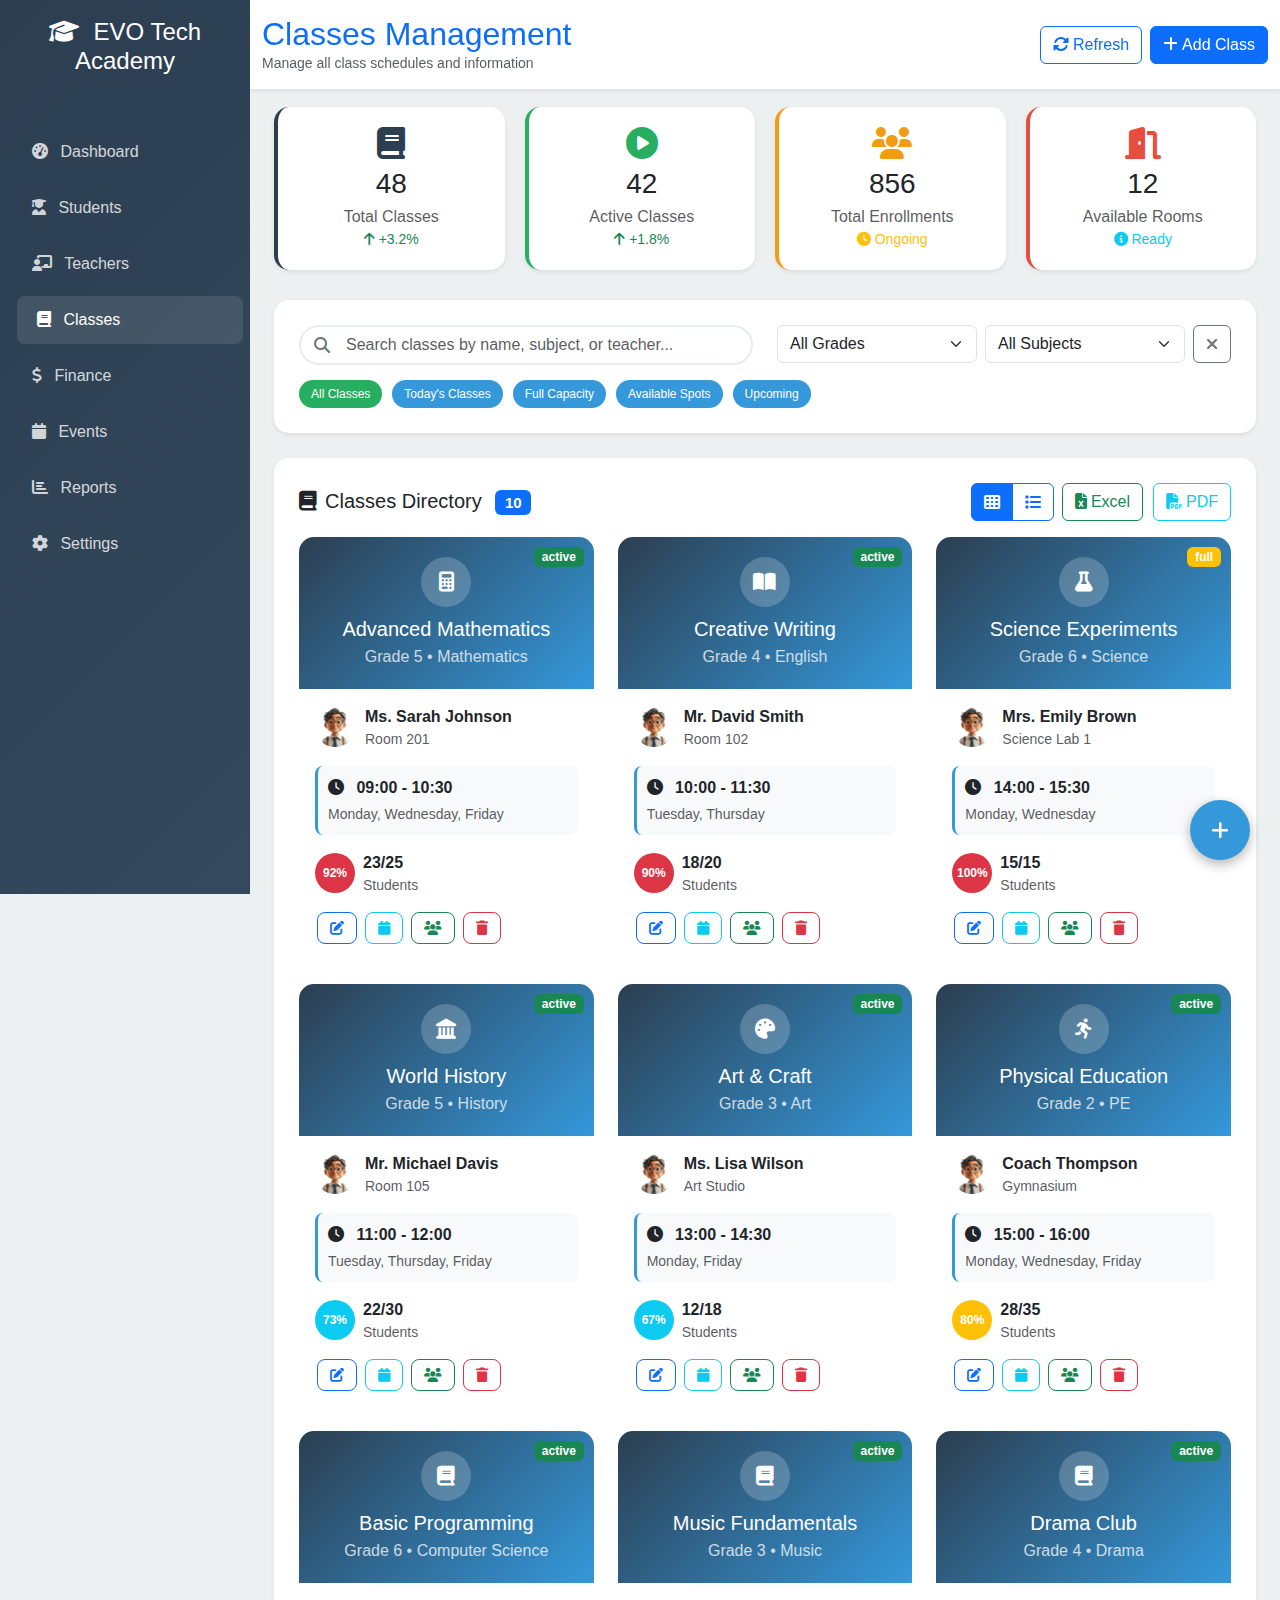
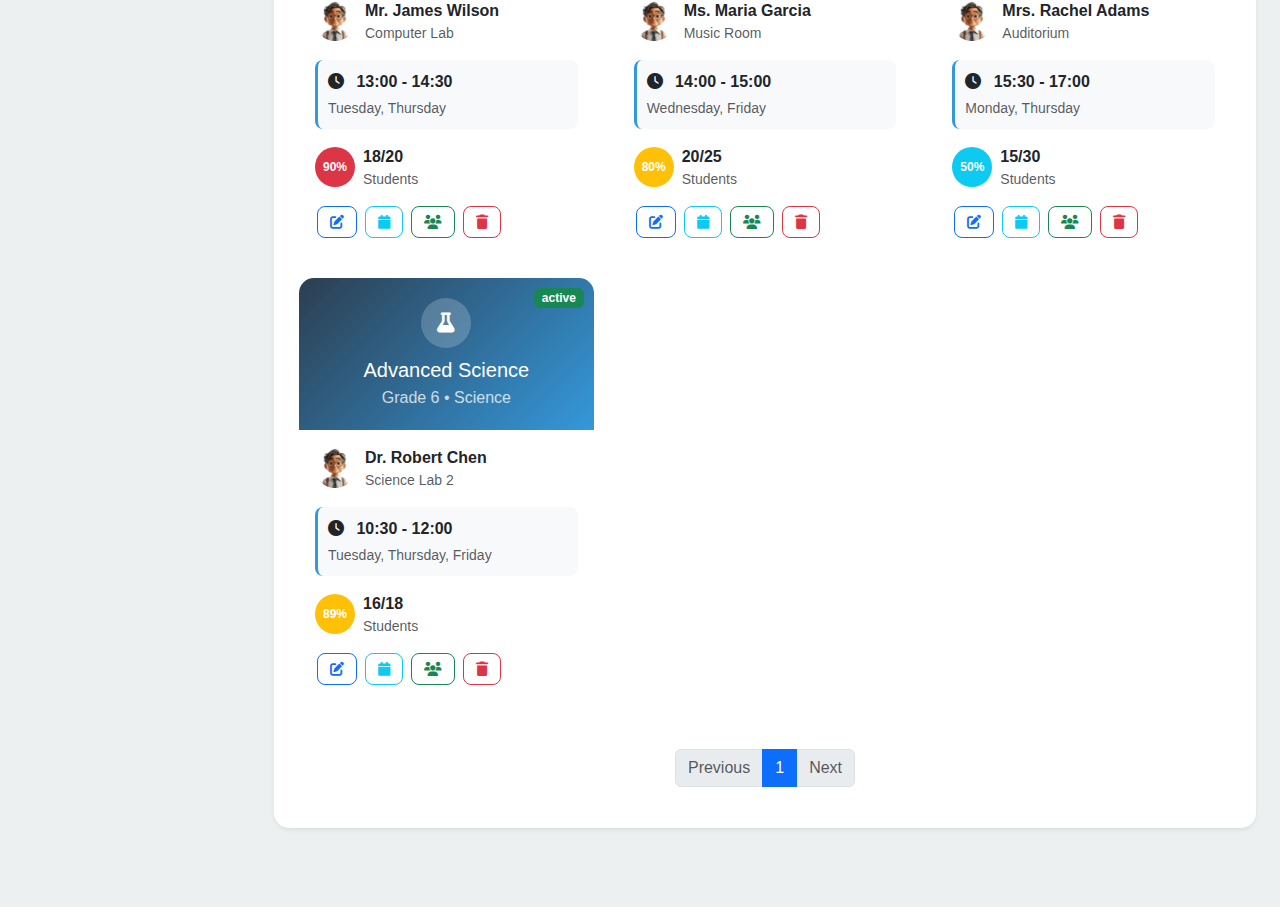
<file: classes.html>
'<!DOCTYPE html>
<html lang="en">

<head>
    <meta charset="UTF-8">
    <meta name="viewport" content="width=device-width, initial-scale=1.0">
    <title>EVO Tech Academy - Classes Management</title>
    <link href="https://cdnjs.cloudflare.com/ajax/libs/bootstrap/5.3.0/css/bootstrap.min.css" rel="stylesheet">
    <link href="https://cdnjs.cloudflare.com/ajax/libs/font-awesome/6.4.0/css/all.min.css" rel="stylesheet">
 <link rel="stylesheet" href="./assets/css/classes.css">
 
</head>

<body>
    <!-- Toggle Button -->
    <button class="toggle-btn d-md-none" id="toggleBtn">
        <i class="fas fa-bars"></i>
    </button>

    <!-- Sidebar -->
    <nav class="sidebar" id="sidebar">
        <div class="p-4">
            <h4 class="text-center mb-4">
                <i class="fas fa-graduation-cap me-2"></i>
                EVO Tech Academy
            </h4>
        </div>
        <ul class="nav flex-column">
            <li class="nav-item">
                <a class="nav-link" href="./index.html">
                    <i class="fas fa-tachometer-alt me-2"></i> Dashboard
                </a>
            </li>
            <li class="nav-item">
                <a class="nav-link" href="./student.html">
                    <i class="fas fa-user-graduate me-2"></i> Students
                </a>
            </li>
            <li class="nav-item">
                <a class="nav-link" href="./teacher.html">
                    <i class="fas fa-chalkboard-teacher me-2"></i> Teachers
                </a>
            </li>
            <li class="nav-item">
                <a class="nav-link active" href="./classes.html">
                    <i class="fas fa-book me-2"></i> Classes
                </a>
            </li>
            <li class="nav-item">
                <a class="nav-link" href="./finance.html">
                    <i class="fas fa-dollar-sign me-2"></i> Finance
                </a>
            </li>
            <li class="nav-item">
                <a class="nav-link" href="./event.html">
                    <i class="fas fa-calendar me-2"></i> Events
                </a>
            </li>
            <li class="nav-item">
                <a class="nav-link" href="./report.html">
                    <i class="fas fa-chart-bar me-2"></i> Reports
                </a>
            </li>
            <li class="nav-item">
                <a class="nav-link" href="./setting.html">
                    <i class="fas fa-cog me-2"></i> Settings
                </a>
            </li>
        </ul>
    </nav>

    <!-- Main Content -->
    <div class="main-content" id="mainContent">
        <!-- Top Navigation -->
        <nav class="top-navbar">
            <div class="container-fluid">
                <div class="row align-items-center">
                    <div class="col-md-6">
                        <h2 class="mb-0 text-primary">Classes Management</h2>
                        <small class="text-muted">Manage all class schedules and information</small>
                    </div>
                    <div class="col-md-6 text-end">
                        <div class="d-flex align-items-center justify-content-end">
                            <button class="btn btn-outline-primary me-2" onclick="refreshData()">
                                <i class="fas fa-sync-alt me-1"></i>Refresh
                            </button>
                            <button class="btn btn-primary" data-bs-toggle="modal" data-bs-target="#addClassModal">
                                <i class="fas fa-plus me-1"></i>Add Class
                            </button>
                        </div>
                    </div>
                </div>
            </div>
        </nav>

        <!-- Dashboard Content -->
        <div class="container-fluid p-4">
            <!-- Statistics Overview -->
            <div class="stats-grid">
                <div class="stat-box primary">
                    <i class="fas fa-book fa-2x mb-2" style="color: var(--primary-color);"></i>
                    <h3 class="mb-1">48</h3>
                    <p class="text-muted mb-0">Total Classes</p>
                    <small class="text-success"><i class="fas fa-arrow-up"></i> +3.2%</small>
                </div>
                <div class="stat-box success">
                    <i class="fas fa-play-circle fa-2x mb-2" style="color: var(--success-color);"></i>
                    <h3 class="mb-1">42</h3>
                    <p class="text-muted mb-0">Active Classes</p>
                    <small class="text-success"><i class="fas fa-arrow-up"></i> +1.8%</small>
                </div>
                <div class="stat-box warning">
                    <i class="fas fa-users fa-2x mb-2" style="color: var(--warning-color);"></i>
                    <h3 class="mb-1">856</h3>
                    <p class="text-muted mb-0">Total Enrollments</p>
                    <small class="text-warning"><i class="fas fa-clock"></i> Ongoing</small>
                </div>
                <div class="stat-box danger">
                    <i class="fas fa-door-open fa-2x mb-2" style="color: var(--danger-color);"></i>
                    <h3 class="mb-1">12</h3>
                    <p class="text-muted mb-0">Available Rooms</p>
                    <small class="text-info"><i class="fas fa-info-circle"></i> Ready</small>
                </div>
            </div>

            <!-- Search and Filters -->
            <div class="content-card">
                <div class="row">
                    <div class="col-md-6">
                        <div class="search-container">
                            <i class="fas fa-search search-icon"></i>
                            <input type="text" class="form-control" id="searchClass"
                                placeholder="Search classes by name, subject, or teacher...">
                        </div>
                    </div>
                    <div class="col-md-6">
                        <div class="d-flex gap-2">
                            <select class="form-select" id="gradeFilter">
                                <option value="">All Grades</option>
                                <option value="1">Grade 1</option>
                                <option value="2">Grade 2</option>
                                <option value="3">Grade 3</option>
                                <option value="4">Grade 4</option>
                                <option value="5">Grade 5</option>
                                <option value="6">Grade 6</option>
                            </select>
                            <select class="form-select" id="subjectFilter">
                                <option value="">All Subjects</option>
                                <option value="math">Mathematics</option>
                                <option value="english">English</option>
                                <option value="science">Science</option>
                                <option value="history">History</option>
                                <option value="art">Art</option>
                                <option value="pe">Physical Education</option>
                            </select>
                            <button class="btn btn-outline-secondary" onclick="clearFilters()">
                                <i class="fas fa-times"></i>
                            </button>
                        </div>
                    </div>
                </div>
                <div class="filter-chips">
                    <span class="chip active" data-filter="all">All Classes</span>
                    <span class="chip" data-filter="today">Today's Classes</span>
                    <span class="chip" data-filter="full">Full Capacity</span>
                    <span class="chip" data-filter="available">Available Spots</span>
                    <span class="chip" data-filter="upcoming">Upcoming</span>
                </div>
            </div>

            <!-- Classes List/Grid Toggle -->
            <div class="content-card">
                <div class="d-flex justify-content-between align-items-center mb-3">
                    <h5 class="mb-0">
                        <i class="fas fa-book me-2"></i>Classes Directory
                        <span class="badge bg-primary ms-2" id="classCount">48</span>
                    </h5>
                    <div class="d-flex gap-2">
                        <div class="btn-group" role="group">
                            <button class="btn btn-outline-primary active" id="gridView" onclick="toggleView('grid')">
                                <i class="fas fa-th"></i>
                            </button>
                            <button class="btn btn-outline-primary" id="listView" onclick="toggleView('list')">
                                <i class="fas fa-list"></i>
                            </button>
                        </div>
                        <div class="export-buttons">
                            <button class="btn btn-outline-success" onclick="exportData('excel')">
                                <i class="fas fa-file-excel me-1"></i>Excel
                            </button>
                            <button class="btn btn-outline-info" onclick="exportData('pdf')">
                                <i class="fas fa-file-pdf me-1"></i>PDF
                            </button>
                        </div>
                    </div>
                </div>

                <!-- Grid View -->
                <div id="gridViewContainer">
                    <div class="row" id="classesGrid">
                        <!-- Classes will be populated by JavaScript -->
                    </div>
                </div>

                <!-- List View (Table) -->
                <div id="listViewContainer" style="display: none;">
                    <div class="table-container">
                        <table class="table table-hover mb-0">
                            <thead>
                                <tr>
                                    <th>Class</th>
                                    <th>Teacher</th>
                                    <th>Grade</th>
                                    <th>Schedule</th>
                                    <th>Room</th>
                                    <th>Capacity</th>
                                    <th>Status</th>
                                    <th>Actions</th>
                                </tr>
                            </thead>
                            <tbody id="classesTable">
                                <!-- Table rows will be populated by JavaScript -->
                            </tbody>
                        </table>
                    </div>
                </div>

                <!-- Pagination -->
                <nav class="mt-4">
                    <ul class="pagination justify-content-center" id="pagination">
                        <!-- Pagination will be generated by JavaScript -->
                    </ul>
                </nav>
            </div>
        </div>
    </div>

    <!-- Add Class Modal -->
    <div class="modal fade" id="addClassModal" tabindex="-1">
        <div class="modal-dialog modal-lg">
            <div class="modal-content">
                <div class="modal-header">
                    <h5 class="modal-title">
                        <i class="fas fa-plus me-2"></i>Add New Class
                    </h5>
                    <button type="button" class="btn-close btn-close-white" data-bs-dismiss="modal"></button>
                </div>
                <div class="modal-body">
                    <form id="addClassForm">
                        <div class="row">
                            <div class="col-md-6">
                                <div class="form-floating mb-3">
                                    <input type="text" class="form-control" id="className" required>
                                    <label for="className">Class Name</label>
                                </div>
                            </div>
                            <div class="col-md-6">
                                <div class="form-floating mb-3">
                                    <select class="form-select" id="subject" required>
                                        <option value="">Select Subject</option>
                                        <option value="math">Mathematics</option>
                                        <option value="english">English</option>
                                        <option value="science">Science</option>
                                        <option value="history">History</option>
                                        <option value="art">Art</option>
                                        <option value="pe">Physical Education</option>
                                    </select>
                                    <label for="subject">Subject</label>
                                </div>
                            </div>
                        </div>
                        <div class="row">
                            <div class="col-md-4">
                                <div class="form-floating mb-3">
                                    <select class="form-select" id="grade" required>
                                        <option value="">Select Grade</option>
                                        <option value="1">Grade 1</option>
                                        <option value="2">Grade 2</option>
                                        <option value="3">Grade 3</option>
                                        <option value="4">Grade 4</option>
                                        <option value="5">Grade 5</option>
                                        <option value="6">Grade 6</option>
                                    </select>
                                    <label for="grade">Grade</label>
                                </div>
                            </div>
                            <div class="col-md-4">
                                <div class="form-floating mb-3">
                                    <select class="form-select" id="teacher" required>
                                        <option value="">Select Teacher</option>
                                        <option value="1">Ms. Sarah Johnson</option>
                                        <option value="2">Mr. David Smith</option>
                                        <option value="3">Mrs. Emily Brown</option>
                                        <option value="4">Mr. Michael Davis</option>
                                        <option value="5">Ms. Lisa Wilson</option>
                                    </select>
                                    <label for="teacher">Teacher</label>
                                </div>
                            </div>
                            <div class="col-md-4">
                                <div class="form-floating mb-3">
                                    <select class="form-select" id="room" required>
                                        <option value="">Select Room</option>
                                        <option value="101">Room 101</option>
                                        <option value="102">Room 102</option>
                                        <option value="201">Room 201</option>
                                        <option value="202">Room 202</option>
                                        <option value="lab1">Science Lab 1</option>
                                        <option value="gym">Gymnasium</option>
                                    </select>
                                    <label for="room">Room</label>
                                </div>
                            </div>
                        </div>
                        <div class="row">
                            <div class="col-md-6">
                                <div class="form-floating mb-3">
                                    <input type="number" class="form-control" id="capacity" min="1" max="50" required>
                                    <label for="capacity">Maximum Capacity</label>
                                </div>
                            </div>
                            <div class="col-md-6">
                                <div class="form-floating mb-3">
                                    <input type="number" class="form-control" id="duration" min="30" max="180" value="60" required>
                                    <label for="duration">Duration (minutes)</label>
                                </div>
                            </div>
                        </div>
                        <hr>
                        <h6 class="mb-3"><i class="fas fa-clock me-2"></i>Schedule</h6>
                        <div class="row">
                            <div class="col-md-6">
                                <div class="form-floating mb-3">
                                    <input type="time" class="form-control" id="startTime" required>
                                    <label for="startTime">Start Time</label>
                                </div>
                            </div>
                            <div class="col-md-6">
                                <div class="form-floating mb-3">
                                    <input type="time" class="form-control" id="endTime" required>
                                    <label for="endTime">End Time</label>
                                </div>
                            </div>
                        </div>
                        <div class="mb-3">
                            <label class="form-label">Days of Week</label>
                            <div class="schedule-grid">
                                <div class="schedule-day" data-day="monday">
                                    <input type="checkbox" class="form-check-input" id="monday" name="days" value="monday">
                                    <label for="monday" class="form-check-label d-block mt-2">Monday</label>
                                </div>
                                <div class="schedule-day" data-day="tuesday">
                                    <input type="checkbox" class="form-check-input" id="tuesday" name="days" value="tuesday">
                                    <label for="tuesday" class="form-check-label d-block mt-2">Tuesday</label>
                                </div>
                                <div class="schedule-day" data-day="wednesday">
                                    <input type="checkbox" class="form-check-input" id="wednesday" name="days" value="wednesday">
                                    <label for="wednesday" class="form-check-label d-block mt-2">Wednesday</label>
                                </div>
                                <div class="schedule-day" data-day="thursday">
                                    <input type="checkbox" class="form-check-input" id="thursday" name="days" value="thursday">
                                    <label for="thursday" class="form-check-label d-block mt-2">Thursday</label>
                                </div>
                                <div class="schedule-day" data-day="friday">
                                    <input type="checkbox" class="form-check-input" id="friday" name="days" value="friday">
                                    <label for="friday" class="form-check-label d-block mt-2">Friday</label>
                                </div>
                            </div>
                        </div>
                        <div class="form-floating mb-3">
                            <textarea class="form-control" id="description" style="height: 100px"></textarea>
                            <label for="description">Description</label>
                        </div>
                    </form>
                </div>
                <div class="modal-footer">
                    <button type="button" class="btn btn-secondary" data-bs-dismiss="modal">Cancel</button>
                    <button type="button" class="btn btn-primary" onclick="saveClass()">
                        <i class="fas fa-save me-1"></i>Save Class
                    </button>
                </div>
            </div>
        </div>
    </div>

    <!-- Class Details Modal -->
    <div class="modal fade" id="classDetailsModal" tabindex="-1">
        <div class="modal-dialog modal-xl">
            <div class="modal-content">
                <div class="modal-header">
                    <h5 class="modal-title">
                        <i class="fas fa-book me-2"></i>Class Details
                    </h5>
                    <button type="button" class="btn-close btn-close-white" data-bs-dismiss="modal"></button>
                </div>
                <div class="modal-body">
                    <div id="classDetailsContent">
                        <!-- Content will be populated by JavaScript -->
                    </div>
                </div>
            </div>
        </div>
    </div>

    <!-- Quick Actions FAB -->
    <div class="quick-actions">
        <button class="fab" data-bs-toggle="modal" data-bs-target="#addClassModal" title="Add Class">
            <i class="fas fa-plus"></i>
        </button>
    </div>

    <script src="https://cdnjs.cloudflare.com/ajax/libs/bootstrap/5.3.0/js/bootstrap.bundle.min.js"></script>
   <script src="./assets/js/classes.js"></script>

</body>
</html>
</file>
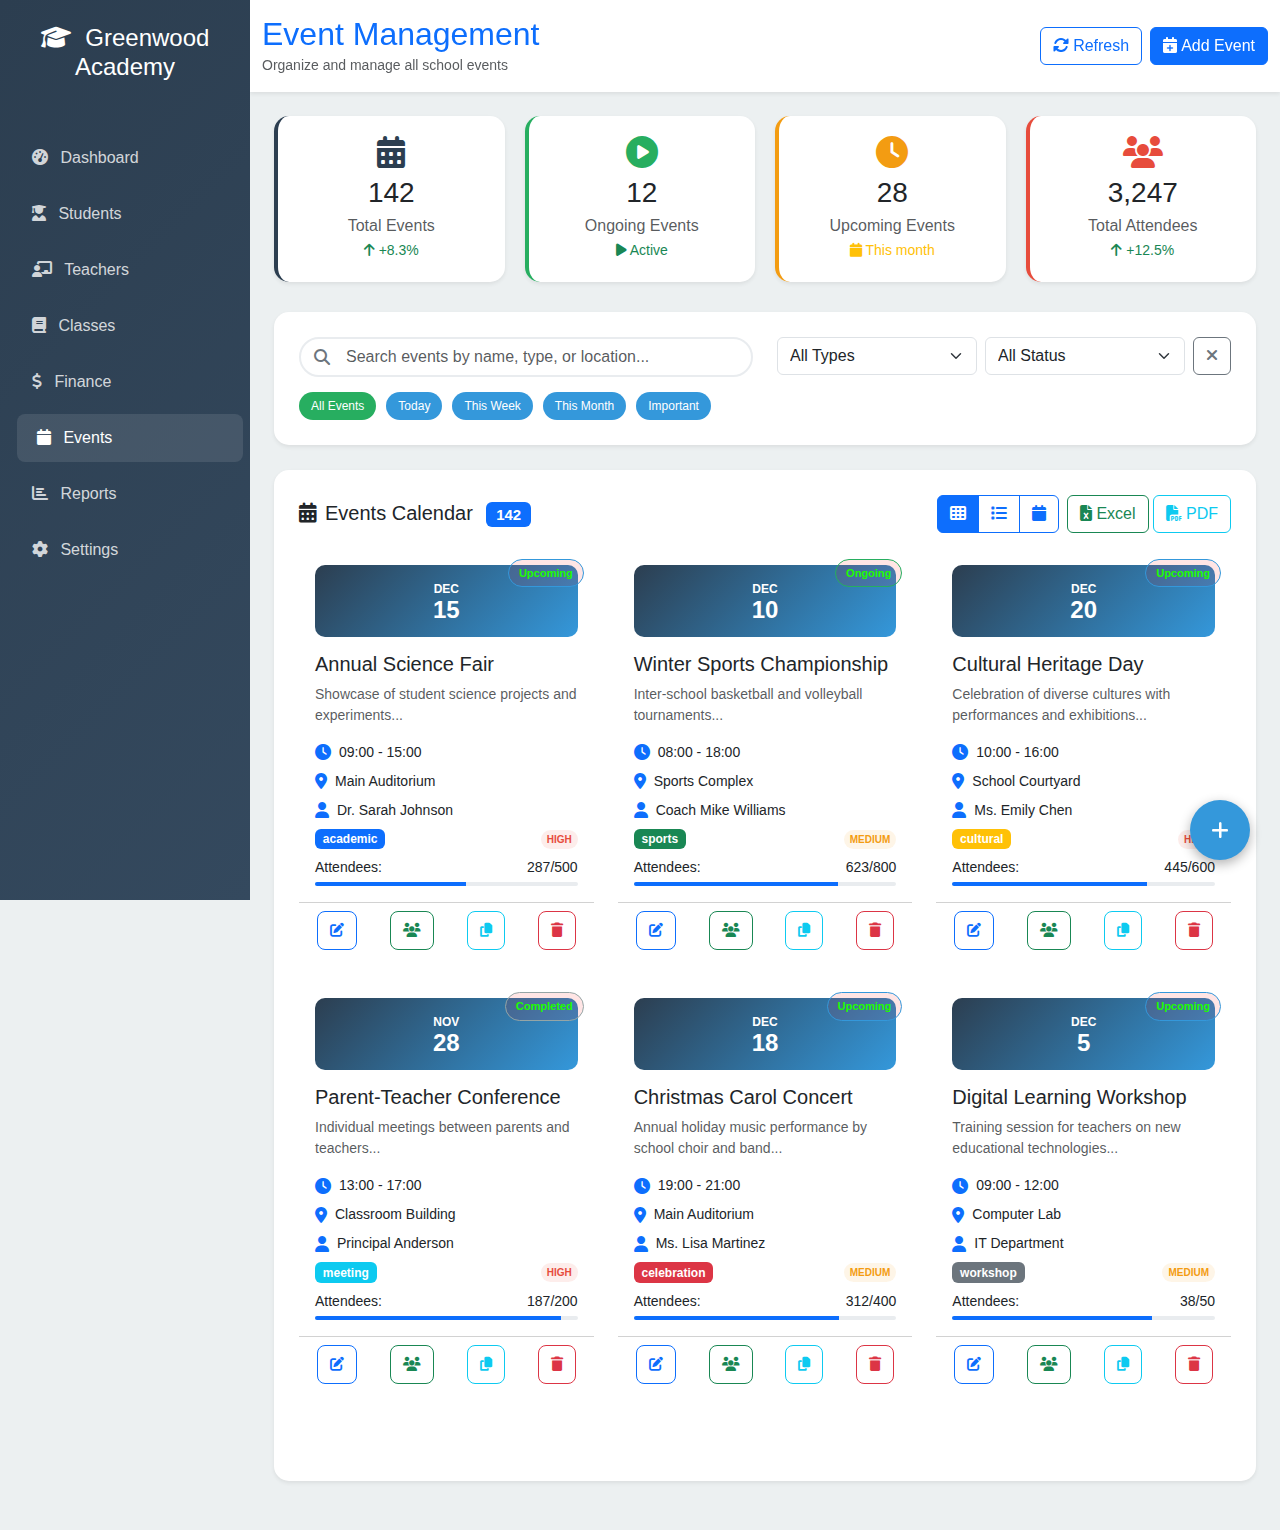
<file: event.html>
<!DOCTYPE html>
<html lang="en">

<head>
    <meta charset="UTF-8">
    <meta name="viewport" content="width=device-width, initial-scale=1.0">
    <title>Greenwood Academy - Event Management</title>
    <link href="https://cdnjs.cloudflare.com/ajax/libs/bootstrap/5.3.0/css/bootstrap.min.css" rel="stylesheet">
    <link href="https://cdnjs.cloudflare.com/ajax/libs/font-awesome/6.4.0/css/all.min.css" rel="stylesheet">
   <link rel="stylesheet" href="./assets/css/event.css">

</head>

<body>
    <!-- Toggle Button -->
    <button class="toggle-btn d-md-none" id="toggleBtn">
        <i class="fas fa-bars"></i>
    </button>

    <!-- Sidebar -->
   <nav class="sidebar" id="sidebar">
        <div class="p-4">
            <h4 class="text-center mb-4">
                <i class="fas fa-graduation-cap me-2"></i>
                Greenwood Academy
            </h4>
        </div>
        <ul class="nav flex-column">
            <li class="nav-item">
                <a class="nav-link" href="./index.html">
                    <i class="fas fa-tachometer-alt me-2"></i> Dashboard
                </a>
            </li>
            <li class="nav-item">
                <a class="nav-link" href="./student.html">
                    <i class="fas fa-user-graduate me-2"></i> Students
                </a>
            </li>
            <li class="nav-item">
                <a class="nav-link" href="./teacher.html">
                    <i class="fas fa-chalkboard-teacher me-2"></i> Teachers
                </a>
            </li>
            <li class="nav-item">
                <a class="nav-link" href="./classes.html">
                    <i class="fas fa-book me-2"></i> Classes
                </a>
            </li>
            <li class="nav-item">
                <a class="nav-link" href="./finance.html">
                    <i class="fas fa-dollar-sign me-2"></i> Finance
                </a>
            </li>
            <li class="nav-item">
                <a class="nav-link active" href="./event.html">
                    <i class="fas fa-calendar me-2"></i> Events
                </a>
            </li>
            <li class="nav-item">
                <a class="nav-link" href="./report.html">
                    <i class="fas fa-chart-bar me-2"></i> Reports
                </a>
            </li>
            <li class="nav-item">
                <a class="nav-link" href="./setting.html">
                    <i class="fas fa-cog me-2"></i> Settings
                </a>
            </li>
        </ul>
    </nav>

    <!-- Main Content -->
    <div class="main-content" id="mainContent">
        <!-- Top Navigation -->
        <nav class="top-navbar">
            <div class="container-fluid">
                <div class="row align-items-center">
                    <div class="col-md-6">
                        <h2 class="mb-0 text-primary">Event Management</h2>
                        <small class="text-muted">Organize and manage all school events</small>
                    </div>
                    <div class="col-md-6 text-end">
                        <div class="d-flex align-items-center justify-content-end">
                            <button class="btn btn-outline-primary me-2" onclick="refreshEvents()">
                                <i class="fas fa-sync-alt me-1"></i>Refresh
                            </button>
                            <button class="btn btn-primary" data-bs-toggle="modal" data-bs-target="#addEventModal">
                                <i class="fas fa-calendar-plus me-1"></i>Add Event
                            </button>
                        </div>
                    </div>
                </div>
            </div>
        </nav>

        <!-- Dashboard Content -->
        <div class="container-fluid p-4">
            <!-- Statistics Overview -->
            <div class="stats-grid">
                <div class="stat-box primary">
                    <i class="fas fa-calendar-alt fa-2x mb-2" style="color: var(--primary-color);"></i>
                    <h3 class="mb-1">142</h3>
                    <p class="text-muted mb-0">Total Events</p>
                    <small class="text-success"><i class="fas fa-arrow-up"></i> +8.3%</small>
                </div>
                <div class="stat-box success">
                    <i class="fas fa-play-circle fa-2x mb-2" style="color: var(--success-color);"></i>
                    <h3 class="mb-1">12</h3>
                    <p class="text-muted mb-0">Ongoing Events</p>
                    <small class="text-success"><i class="fas fa-play"></i> Active</small>
                </div>
                <div class="stat-box warning">
                    <i class="fas fa-clock fa-2x mb-2" style="color: var(--warning-color);"></i>
                    <h3 class="mb-1">28</h3>
                    <p class="text-muted mb-0">Upcoming Events</p>
                    <small class="text-warning"><i class="fas fa-calendar"></i> This month</small>
                </div>
                <div class="stat-box danger">
                    <i class="fas fa-users fa-2x mb-2" style="color: var(--danger-color);"></i>
                    <h3 class="mb-1">3,247</h3>
                    <p class="text-muted mb-0">Total Attendees</p>
                    <small class="text-success"><i class="fas fa-arrow-up"></i> +12.5%</small>
                </div>
            </div>

            <!-- Search and Filters -->
            <div class="content-card">
                <div class="row">
                    <div class="col-md-6">
                        <div class="search-container">
                            <i class="fas fa-search search-icon"></i>
                            <input type="text" class="form-control" id="searchEvent"
                                placeholder="Search events by name, type, or location...">
                        </div>
                    </div>
                    <div class="col-md-6">
                        <div class="d-flex gap-2">
                            <select class="form-select" id="typeFilter">
                                <option value="">All Types</option>
                                <option value="academic">Academic</option>
                                <option value="sports">Sports</option>
                                <option value="cultural">Cultural</option>
                                <option value="meeting">Meeting</option>
                                <option value="celebration">Celebration</option>
                            </select>
                            <select class="form-select" id="statusFilter">
                                <option value="">All Status</option>
                                <option value="upcoming">Upcoming</option>
                                <option value="ongoing">Ongoing</option>
                                <option value="completed">Completed</option>
                                <option value="cancelled">Cancelled</option>
                            </select>
                            <button class="btn btn-outline-secondary" onclick="clearFilters()">
                                <i class="fas fa-times"></i>
                            </button>
                        </div>
                    </div>
                </div>
                <div class="filter-chips">
                    <span class="chip active" data-filter="all">All Events</span>
                    <span class="chip" data-filter="today">Today</span>
                    <span class="chip" data-filter="week">This Week</span>
                    <span class="chip" data-filter="month">This Month</span>
                    <span class="chip" data-filter="important">Important</span>
                </div>
            </div>

            <!-- Events List/Grid Toggle -->
            <div class="content-card">
                <div class="d-flex justify-content-between align-items-center mb-3">
                    <h5 class="mb-0">
                        <i class="fas fa-calendar-alt me-2"></i>Events Calendar
                        <span class="badge bg-primary ms-2" id="eventCount">142</span>
                    </h5>
                    <div class="d-flex gap-2">
                        <div class="btn-group" role="group">
                            <button class="btn btn-outline-primary active" id="gridView" onclick="toggleView('grid')">
                                <i class="fas fa-th"></i>
                            </button>
                            <button class="btn btn-outline-primary" id="listView" onclick="toggleView('list')">
                                <i class="fas fa-list"></i>
                            </button>
                            <button class="btn btn-outline-primary" id="calendarView" onclick="toggleView('calendar')">
                                <i class="fas fa-calendar"></i>
                            </button>
                        </div>
                        <div class="export-buttons">
                            <button class="btn btn-outline-success" onclick="exportEvents('excel')">
                                <i class="fas fa-file-excel me-1"></i>Excel
                            </button>
                            <button class="btn btn-outline-info" onclick="exportEvents('pdf')">
                                <i class="fas fa-file-pdf me-1"></i>PDF
                            </button>
                        </div>
                    </div>
                </div>

                <!-- Grid View -->
                <div id="gridViewContainer">
                    <div class="row" id="eventsGrid">
                        <!-- Events will be populated by JavaScript -->
                    </div>
                </div>

                <!-- List View (Table) -->
                <div id="listViewContainer" style="display: none;">
                    <div class="table-container">
                        <table class="table table-hover mb-0">
                            <thead>
                                <tr>
                                    <th>Event</th>
                                    <th>Date & Time</th>
                                    <th>Type</th>
                                    <th>Location</th>
                                    <th>Status</th>
                                    <th>Attendees</th>
                                    <th>Actions</th>
                                </tr>
                            </thead>
                            <tbody id="eventsTable">
                                <!-- Table rows will be populated by JavaScript -->
                            </tbody>
                        </table>
                    </div>
                </div>

                <!-- Calendar View -->
                <div id="calendarViewContainer" style="display: none;">
                    <div class="calendar-widget">
                        <div class="calendar-header">
                            <button class="btn btn-outline-primary" onclick="previousMonth()">
                                <i class="fas fa-chevron-left"></i>
                            </button>
                            <h5 id="currentMonth">November 2024</h5>
                            <button class="btn btn-outline-primary" onclick="nextMonth()">
                                <i class="fas fa-chevron-right"></i>
                            </button>
                        </div>
                        <div id="calendarGrid">
                            <!-- Calendar will be generated by JavaScript -->
                        </div>
                    </div>
                </div>

                <!-- Pagination -->
                <nav class="mt-4">
                    <ul class="pagination justify-content-center" id="pagination">
                        <!-- Pagination will be generated by JavaScript -->
                    </ul>
                </nav>
            </div>
        </div>
    </div>

    <!-- Add Event Modal -->
    <div class="modal fade" id="addEventModal" tabindex="-1">
        <div class="modal-dialog modal-lg">
            <div class="modal-content">
                <div class="modal-header">
                    <h5 class="modal-title">
                        <i class="fas fa-calendar-plus me-2"></i>Add New Event
                    </h5>
                    <button type="button" class="btn-close btn-close-white" data-bs-dismiss="modal"></button>
                </div>
                <div class="modal-body">
                    <form id="addEventForm">
                        <div class="row">
                            <div class="col-md-8">
                                <div class="form-floating mb-3">
                                    <input type="text" class="form-control" id="eventTitle" required>
                                    <label for="eventTitle">Event Title</label>
                                </div>
                            </div>
                            <div class="col-md-4">
                                <div class="form-floating mb-3">
                                    <select class="form-select" id="eventType" required>
                                        <option value="">Select Type</option>
                                        <option value="academic">Academic</option>
                                        <option value="sports">Sports</option>
                                        <option value="cultural">Cultural</option>
                                        <option value="meeting">Meeting</option>
                                        <option value="celebration">Celebration</option>
                                        <option value="workshop">Workshop</option>
                                        <option value="seminar">Seminar</option>
                                    </select>
                                    <label for="eventType">Event Type</label>
                                </div>
                            </div>
                        </div>
                        <div class="form-floating mb-3">
                            <textarea class="form-control" id="eventDescription" style="height: 100px"></textarea>
                            <label for="eventDescription">Event Description</label>
                        </div>
                        <div class="row">
                            <div class="col-md-6">
                                <div class="form-floating mb-3">
                                    <input type="date" class="form-control" id="eventDate" required>
                                    <label for="eventDate">Event Date</label>
                                </div>
                            </div>
                            <div class="col-md-3">
                                <div class="form-floating mb-3">
                                    <input type="time" class="form-control" id="startTime" required>
                                    <label for="startTime">Start Time</label>
                                </div>
                            </div>
                            <div class="col-md-3">
                                <div class="form-floating mb-3">
                                    <input type="time" class="form-control" id="endTime" required>
                                    <label for="endTime">End Time</label>
                                </div>
                            </div>
                        </div>
                        <div class="row">
                            <div class="col-md-8">
                                <div class="form-floating mb-3">
                                    <input type="text" class="form-control" id="eventLocation" required>
                                    <label for="eventLocation">Location/Venue</label>
                                </div>
                            </div>
                            <div class="col-md-4">
                                <div class="form-floating mb-3">
                                    <select class="form-select" id="eventPriority">
                                        <option value="low">Low Priority</option>
                                        <option value="medium" selected>Medium Priority</option>
                                        <option value="high">High Priority</option>
                                    </select>
                                    <label for="eventPriority">Priority Level</label>
                                </div>
                            </div>
                        </div>
                        <div class="row">
                            <div class="col-md-6">
                                <div class="form-floating mb-3">
                                    <input type="text" class="form-control" id="eventOrganizer" required>
                                    <label for="eventOrganizer">Event Organizer</label>
                                </div>
                            </div>
                            <div class="col-md-6">
                                <div class="form-floating mb-3">
                                    <input type="number" class="form-control" id="maxAttendees" min="1">
                                    <label for="maxAttendees">Maximum Attendees</label>
                                </div>
                            </div>
                        </div>
                        <div class="row">
                            <div class="col-md-6">
                                <div class="form-floating mb-3">
                                    <input type="email" class="form-control" id="contactEmail">
                                    <label for="contactEmail">Contact Email</label>
                                </div>
                            </div>
                            <div class="col-md-6">
                                <div class="form-floating mb-3">
                                    <input type="tel" class="form-control" id="contactPhone">
                                    <label for="contactPhone">Contact Phone</label>
                                </div>
                            </div>
                        </div>
                        <div class="mb-3">
                            <label class="form-label">Event Settings</label>
                            <div class="form-check">
                                <input class="form-check-input" type="checkbox" id="isPublic" checked>
                                <label class="form-check-label" for="isPublic">
                                    Public Event (visible to all)
                                </label>
                            </div>
                            <div class="form-check">
                                <input class="form-check-input" type="checkbox" id="requireRegistration">
                                <label class="form-check-label" for="requireRegistration">
                                    Require Registration
                                </label>
                            </div>
                            <div class="form-check">
                                <input class="form-check-input" type="checkbox" id="sendReminders" checked>
                                <label class="form-check-label" for="sendReminders">
                                    Send Email Reminders
                                </label>
                            </div>
                        </div>
                    </form>
                </div>
                <div class="modal-footer">
                    <button type="button" class="btn btn-secondary" data-bs-dismiss="modal">Cancel</button>
                    <button type="button" class="btn btn-primary" onclick="saveEvent()">
                        <i class="fas fa-save me-1"></i>Save Event
                    </button>
                </div>
            </div>
        </div>
    </div>

    <!-- Event Details Modal -->
    <div class="modal fade" id="eventDetailsModal" tabindex="-1">
        <div class="modal-dialog modal-xl">
            <div class="modal-content">
                <div class="modal-header">
                    <h5 class="modal-title">
                        <i class="fas fa-calendar me-2"></i>Event Details
                    </h5>
                    <button type="button" class="btn-close btn-close-white" data-bs-dismiss="modal"></button>
                </div>
                <div class="modal-body">
                    <div id="eventDetailsContent">
                        <!-- Content will be populated by JavaScript -->
                    </div>
                </div>
            </div>
        </div>
    </div>

    <!-- Quick Actions FAB -->
    <div class="quick-actions">
        <button class="fab" data-bs-toggle="modal" data-bs-target="#addEventModal" title="Add Event">
            <i class="fas fa-plus"></i>
        </button>
    </div>

    <script src="https://cdnjs.cloudflare.com/ajax/libs/bootstrap/5.3.0/js/bootstrap.bundle.min.js"></script>
  <script src="./assets/js/event.js"></script>

</body>
</html>
</file>
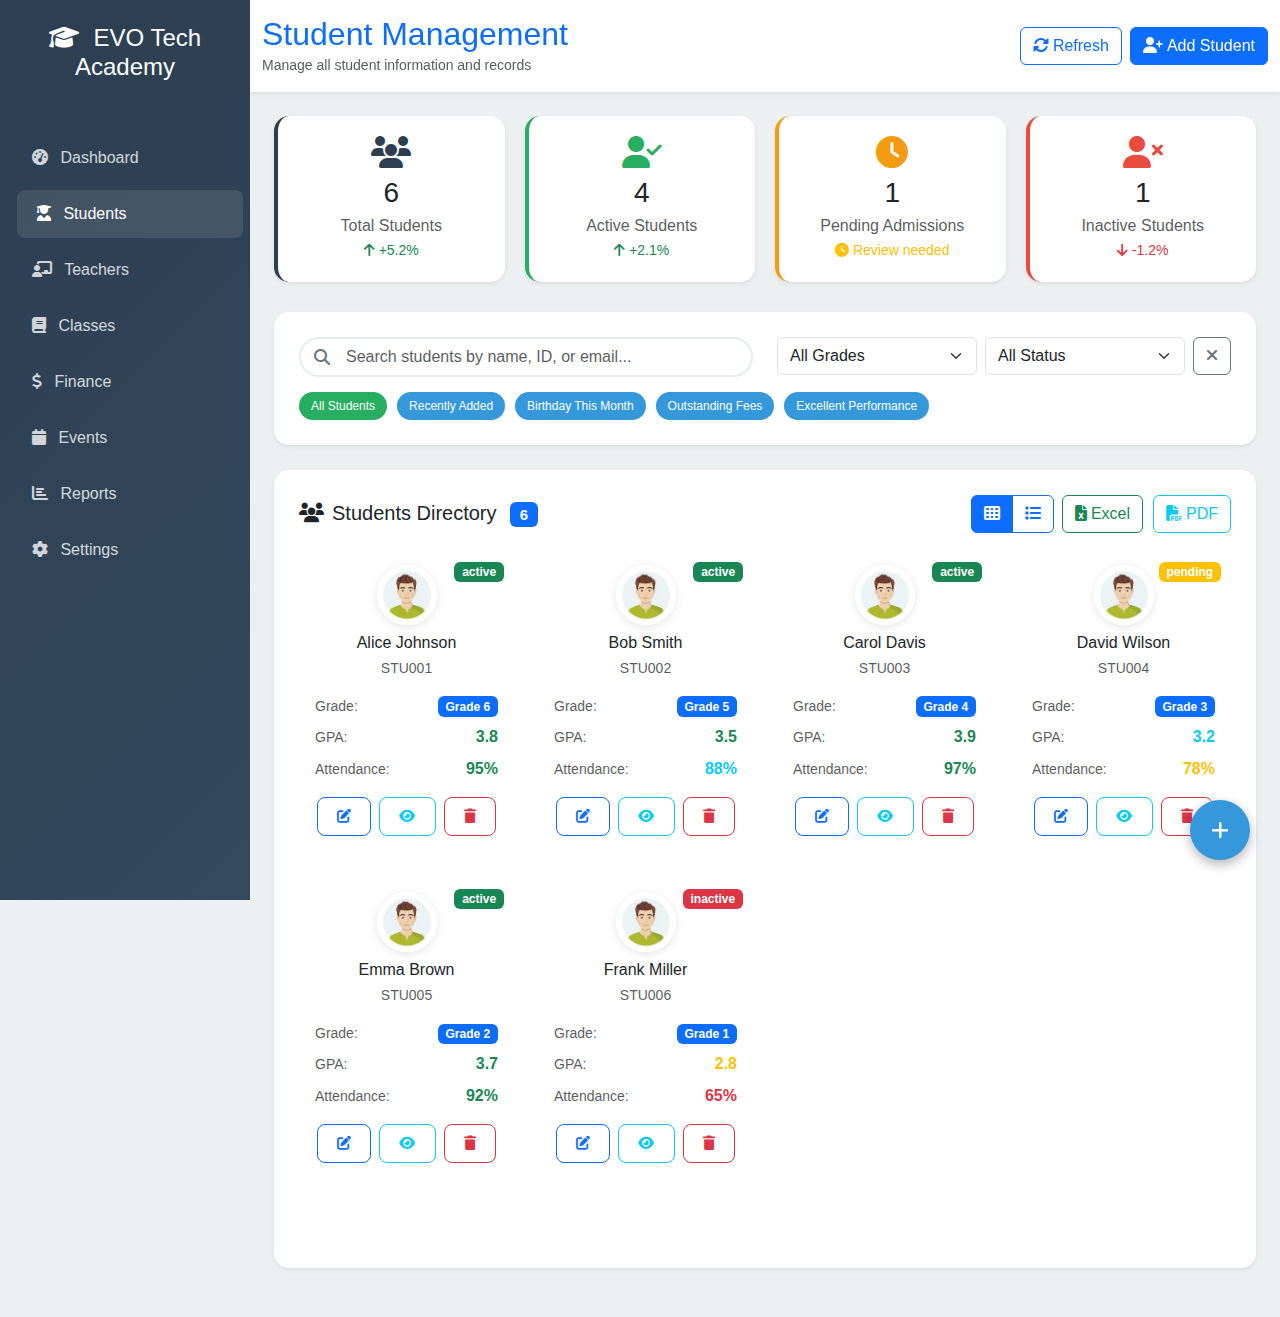
<file: student.html>
<!DOCTYPE html>
<html lang="en">

<head>
    <meta charset="UTF-8">
    <meta name="viewport" content="width=device-width, initial-scale=1.0">
    <title>EVO Tech Academy - Student Management</title>
    <link href="https://cdnjs.cloudflare.com/ajax/libs/bootstrap/5.3.0/css/bootstrap.min.css" rel="stylesheet">
    <link href="https://cdnjs.cloudflare.com/ajax/libs/font-awesome/6.4.0/css/all.min.css" rel="stylesheet">
    <link rel="stylesheet" href="./assets/css/student.css">

</head>

<body>
    <!-- Toggle Button -->
    <button class="toggle-btn d-md-none" id="toggleBtn">
        <i class="fas fa-bars"></i>
    </button>

    <!-- Sidebar -->
    <nav class="sidebar" id="sidebar">
        <div class="p-4">
            <h4 class="text-center mb-4">
                <i class="fas fa-graduation-cap me-2"></i>
                EVO Tech Academy
            </h4>
        </div>
        <ul class="nav flex-column">
            <li class="nav-item">
                <a class="nav-link" href="./index.html">
                    <i class="fas fa-tachometer-alt me-2"></i> Dashboard
                </a>
            </li>
            <li class="nav-item">
                <a class="nav-link active" href="./student.html">
                    <i class="fas fa-user-graduate me-2"></i> Students
                </a>
            </li>
            <li class="nav-item">
                <a class="nav-link" href="./teacher.html">
                    <i class="fas fa-chalkboard-teacher me-2"></i> Teachers
                </a>
            </li>
            <li class="nav-item">
                <a class="nav-link" href="./classes.html">
                    <i class="fas fa-book me-2"></i> Classes
                </a>
            </li>
            <li class="nav-item">
                <a class="nav-link" href="./finance.html">
                    <i class="fas fa-dollar-sign me-2"></i> Finance
                </a>
            </li>
            <li class="nav-item">
                <a class="nav-link" href="./event.html">
                    <i class="fas fa-calendar me-2"></i> Events
                </a>
            </li>
            <li class="nav-item">
                <a class="nav-link" href="./report.html">
                    <i class="fas fa-chart-bar me-2"></i> Reports
                </a>
            </li>
            <li class="nav-item">
                <a class="nav-link" href="./setting.html">
                    <i class="fas fa-cog me-2"></i> Settings
                </a>
            </li>
        </ul>
    </nav>

    <!-- Main Content -->
    <div class="main-content" id="mainContent">
        <!-- Top Navigation -->
        <nav class="top-navbar">
            <div class="container-fluid">
                <div class="row align-items-center">
                    <div class="col-md-6">
                        <h2 class="mb-0 text-primary">Student Management</h2>
                        <small class="text-muted">Manage all student information and records</small>
                    </div>
                    <div class="col-md-6 text-end">
                        <div class="d-flex align-items-center justify-content-end">
                            <button class="btn btn-outline-primary me-2" onclick="refreshData()">
                                <i class="fas fa-sync-alt me-1"></i>Refresh
                            </button>
                            <button class="btn btn-primary" data-bs-toggle="modal" data-bs-target="#addStudentModal">
                                <i class="fas fa-user-plus me-1"></i>Add Student
                            </button>
                        </div>
                    </div>
                </div>
            </div>
        </nav>

        <!-- Dashboard Content -->
        <div class="container-fluid p-4">
            <!-- Statistics Overview -->
            <div class="stats-grid">
                <div class="stat-box primary">
                    <i class="fas fa-users fa-2x mb-2" style="color: var(--primary-color);"></i>
                    <h3 class="mb-1">1,247</h3>
                    <p class="text-muted mb-0">Total Students</p>
                    <small class="text-success"><i class="fas fa-arrow-up"></i> +5.2%</small>
                </div>
                <div class="stat-box success">
                    <i class="fas fa-user-check fa-2x mb-2" style="color: var(--success-color);"></i>
                    <h3 class="mb-1">1,189</h3>
                    <p class="text-muted mb-0">Active Students</p>
                    <small class="text-success"><i class="fas fa-arrow-up"></i> +2.1%</small>
                </div>
                <div class="stat-box warning">
                    <i class="fas fa-clock fa-2x mb-2" style="color: var(--warning-color);"></i>
                    <h3 class="mb-1">42</h3>
                    <p class="text-muted mb-0">Pending Admissions</p>
                    <small class="text-warning"><i class="fas fa-clock"></i> Review needed</small>
                </div>
                <div class="stat-box danger">
                    <i class="fas fa-user-times fa-2x mb-2" style="color: var(--danger-color);"></i>
                    <h3 class="mb-1">16</h3>
                    <p class="text-muted mb-0">Inactive Students</p>
                    <small class="text-danger"><i class="fas fa-arrow-down"></i> -1.2%</small>
                </div>
            </div>

            <!-- Search and Filters -->
            <div class="content-card">
                <div class="row">
                    <div class="col-md-6">
                        <div class="search-container">
                            <i class="fas fa-search search-icon"></i>
                            <input type="text" class="form-control" id="searchStudent"
                                placeholder="Search students by name, ID, or email...">
                        </div>
                    </div>
                    <div class="col-md-6">
                        <div class="d-flex gap-2">
                            <select class="form-select" id="gradeFilter">
                                <option value="">All Grades</option>
                                <option value="1">Grade 1</option>
                                <option value="2">Grade 2</option>
                                <option value="3">Grade 3</option>
                                <option value="4">Grade 4</option>
                                <option value="5">Grade 5</option>
                                <option value="6">Grade 6</option>
                            </select>
                            <select class="form-select" id="statusFilter">
                                <option value="">All Status</option>
                                <option value="active">Active</option>
                                <option value="inactive">Inactive</option>
                                <option value="pending">Pending</option>
                            </select>
                            <button class="btn btn-outline-secondary" onclick="clearFilters()">
                                <i class="fas fa-times"></i>
                            </button>
                        </div>
                    </div>
                </div>
                <div class="filter-chips">
                    <span class="chip active" data-filter="all">All Students</span>
                    <span class="chip" data-filter="recent">Recently Added</span>
                    <span class="chip" data-filter="birthday">Birthday This Month</span>
                    <span class="chip" data-filter="outstanding">Outstanding Fees</span>
                    <span class="chip" data-filter="excellent">Excellent Performance</span>
                </div>
            </div>

            <!-- Students List/Grid Toggle -->
            <div class="content-card">
                <div class="d-flex justify-content-between align-items-center mb-3">
                    <h5 class="mb-0">
                        <i class="fas fa-users me-2"></i>Students Directory
                        <span class="badge bg-primary ms-2" id="studentCount">1,247</span>
                    </h5>
                    <div class="d-flex gap-2">
                        <div class="btn-group" role="group">
                            <button class="btn btn-outline-primary active" id="gridView" onclick="toggleView('grid')">
                                <i class="fas fa-th"></i>
                            </button>
                            <button class="btn btn-outline-primary" id="listView" onclick="toggleView('list')">
                                <i class="fas fa-list"></i>
                            </button>
                        </div>
                        <div class="export-buttons">
                            <button class="btn btn-outline-success" onclick="exportData('excel')">
                                <i class="fas fa-file-excel me-1"></i>Excel
                            </button>
                            <button class="btn btn-outline-info" onclick="exportData('pdf')">
                                <i class="fas fa-file-pdf me-1"></i>PDF
                            </button>
                        </div>
                    </div>
                </div>

                <!-- Grid View -->
                <div id="gridViewContainer">
                    <div class="row" id="studentsGrid">
                        <!-- Students will be populated by JavaScript -->
                    </div>
                </div>

                <!-- List View (Table) -->
                <div id="listViewContainer" style="display: none;">
                    <div class="table-container">
                        <table class="table table-hover mb-0">
                            <thead>
                                <tr>
                                    <th>Student</th>
                                    <th>Student ID</th>
                                    <th>Grade</th>
                                    <th>Status</th>
                                    <th>Attendance</th>
                                    <th>GPA</th>
                                    <th>Actions</th>
                                </tr>
                            </thead>
                            <tbody id="studentsTable">
                                <!-- Table rows will be populated by JavaScript -->
                            </tbody>
                        </table>
                    </div>
                </div>

                <!-- Pagination -->
                <nav class="mt-4">
                    <ul class="pagination justify-content-center" id="pagination">
                        <!-- Pagination will be generated by JavaScript -->
                    </ul>
                </nav>
            </div>
        </div>
    </div>

    <!-- Add Student Modal -->
    <div class="modal fade" id="addStudentModal" tabindex="-1">
        <div class="modal-dialog modal-lg">
            <div class="modal-content">
                <div class="modal-header">
                    <h5 class="modal-title">
                        <i class="fas fa-user-plus me-2"></i>Add New Student
                    </h5>
                    <button type="button" class="btn-close btn-close-white" data-bs-dismiss="modal"></button>
                </div>
                <div class="modal-body">
                    <form id="addStudentForm">
                        <div class="row">
                            <div class="col-md-6">
                                <div class="form-floating mb-3">
                                    <input type="text" class="form-control" id="firstName" required>
                                    <label for="firstName">First Name</label>
                                </div>
                            </div>
                            <div class="col-md-6">
                                <div class="form-floating mb-3">
                                    <input type="text" class="form-control" id="lastName" required>
                                    <label for="lastName">Last Name</label>
                                </div>
                            </div>
                        </div>
                        <div class="row">
                            <div class="col-md-6">
                                <div class="form-floating mb-3">
                                    <input type="email" class="form-control" id="email" required>
                                    <label for="email">Email Address</label>
                                </div>
                            </div>
                            <div class="col-md-6">
                                <div class="form-floating mb-3">
                                    <input type="tel" class="form-control" id="phone">
                                    <label for="phone">Phone Number</label>
                                </div>
                            </div>
                        </div>
                        <div class="row">
                            <div class="col-md-4">
                                <div class="form-floating mb-3">
                                    <input type="date" class="form-control" id="dateOfBirth" required>
                                    <label for="dateOfBirth">Date of Birth</label>
                                </div>
                            </div>
                            <div class="col-md-4">
                                <div class="form-floating mb-3">
                                    <select class="form-select" id="gender" required>
                                        <option value="">Select Gender</option>
                                        <option value="male">Male</option>
                                        <option value="female">Female</option>
                                        <option value="other">Other</option>
                                    </select>
                                    <label for="gender">Gender</label>
                                </div>
                            </div>
                            <div class="col-md-4">
                                <div class="form-floating mb-3">
                                    <select class="form-select" id="grade" required>
                                        <option value="">Select Grade</option>
                                        <option value="1">Grade 1</option>
                                        <option value="2">Grade 2</option>
                                        <option value="3">Grade 3</option>
                                        <option value="4">Grade 4</option>
                                        <option value="5">Grade 5</option>
                                        <option value="6">Grade 6</option>
                                    </select>
                                    <label for="grade">Grade</label>
                                </div>
                            </div>
                        </div>
                        <div class="form-floating mb-3">
                            <textarea class="form-control" id="address" style="height: 100px"></textarea>
                            <label for="address">Address</label>
                        </div>
                        <hr>
                        <h6 class="mb-3"><i class="fas fa-users me-2"></i>Parent/Guardian Information</h6>
                        <div class="row">
                            <div class="col-md-6">
                                <div class="form-floating mb-3">
                                    <input type="text" class="form-control" id="parentName" required>
                                    <label for="parentName">Parent/Guardian Name</label>
                                </div>
                            </div>
                            <div class="col-md-6">
                                <div class="form-floating mb-3">
                                    <input type="tel" class="form-control" id="parentPhone" required>
                                    <label for="parentPhone">Parent Phone</label>
                                </div>
                            </div>
                        </div>
                        <div class="form-floating mb-3">
                            <input type="email" class="form-control" id="parentEmail">
                            <label for="parentEmail">Parent Email</label>
                        </div>
                    </form>
                </div>
                <div class="modal-footer">
                    <button type="button" class="btn btn-secondary" data-bs-dismiss="modal">Cancel</button>
                    <button type="button" class="btn btn-primary" onclick="saveStudent()">
                        <i class="fas fa-save me-1"></i>Save Student
                    </button>
                </div>
            </div>
        </div>
    </div>

    <!-- Student Details Modal -->
    <div class="modal fade" id="studentDetailsModal" tabindex="-1">
        <div class="modal-dialog modal-xl">
            <div class="modal-content">
                <div class="modal-header">
                    <h5 class="modal-title">
                        <i class="fas fa-user me-2"></i>Student Details
                    </h5>
                    <button type="button" class="btn-close btn-close-white" data-bs-dismiss="modal"></button>
                </div>
                <div class="modal-body">
                    <div id="studentDetailsContent">
                        <!-- Content will be populated by JavaScript -->
                    </div>
                </div>
            </div>
        </div>
    </div>

    <!-- Quick Actions FAB -->
    <div class="quick-actions">
        <button class="fab" data-bs-toggle="modal" data-bs-target="#addStudentModal" title="Add Student">
            <i class="fas fa-plus"></i>
        </button>
    </div>

    <script src="https://cdnjs.cloudflare.com/ajax/libs/bootstrap/5.3.0/js/bootstrap.bundle.min.js"></script>
    <script src="./assets/js/student.js"></script>
</file>
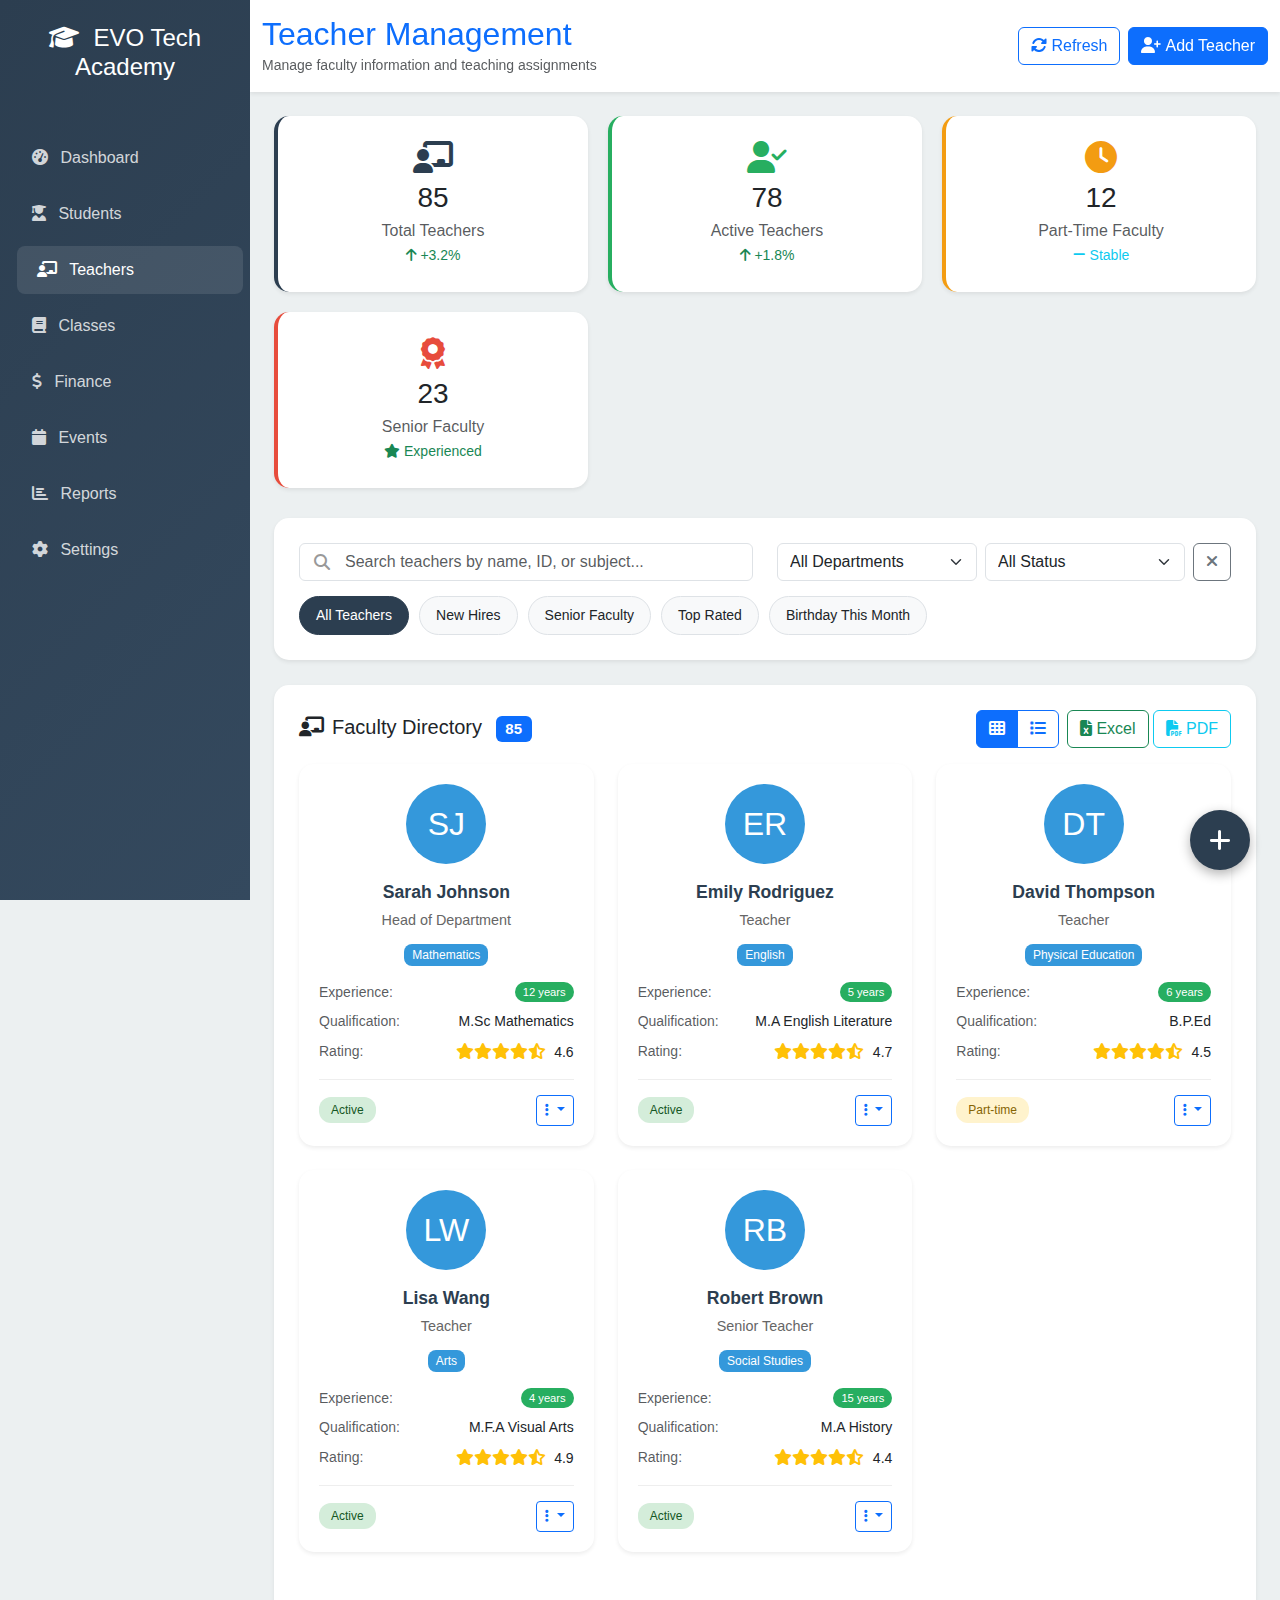
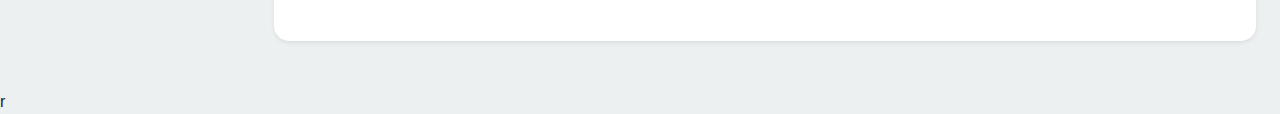
<file: teacher.html>
<!DOCTYPE html>
<html lang="en">

<head>
    <meta charset="UTF-8">
    <meta name="viewport" content="width=device-width, initial-scale=1.0">
    <title>EVO Tech Academy - Teacher Management</title>
    <link href="https://cdnjs.cloudflare.com/ajax/libs/bootstrap/5.3.0/css/bootstrap.min.css" rel="stylesheet">
    <link href="https://cdnjs.cloudflare.com/ajax/libs/font-awesome/6.4.0/css/all.min.css" rel="stylesheet">
    <link rel="stylesheet" href="./assets/css/teacher.css">

</head>

<body>
    <!-- Toggle Button -->
    <button class="toggle-btn d-md-none" id="toggleBtn">
        <i class="fas fa-bars"></i>
    </button>

    <!-- Sidebar -->
    <nav class="sidebar" id="sidebar">
        <div class="p-4">
            <h4 class="text-center mb-4">
                <i class="fas fa-graduation-cap me-2"></i>
                EVO Tech Academy
            </h4>
        </div>
        <ul class="nav flex-column">
            <li class="nav-item">
                <a class="nav-link" href="./index.html">
                    <i class="fas fa-tachometer-alt me-2"></i> Dashboard
                </a>
            </li>
            <li class="nav-item">
                <a class="nav-link" href="./student.html">
                    <i class="fas fa-user-graduate me-2"></i> Students
                </a>
            </li>
            <li class="nav-item">
                <a class="nav-link active" href="./teacher.html">
                    <i class="fas fa-chalkboard-teacher me-2"></i> Teachers
                </a>
            </li>
            <li class="nav-item">
                <a class="nav-link" href="./classes.html">
                    <i class="fas fa-book me-2"></i> Classes
                </a>
            </li>
            <li class="nav-item">
                <a class="nav-link" href="./finance.html">
                    <i class="fas fa-dollar-sign me-2"></i> Finance
                </a>
            </li>
            <li class="nav-item">
                <a class="nav-link" href="./event.html">
                    <i class="fas fa-calendar me-2"></i> Events
                </a>
            </li>
            <li class="nav-item">
                <a class="nav-link" href="./report.html">
                    <i class="fas fa-chart-bar me-2"></i> Reports
                </a>
            </li>
            <li class="nav-item">
                <a class="nav-link" href="./setting.html">
                    <i class="fas fa-cog me-2"></i> Settings
                </a>
            </li>
        </ul>
    </nav>

    <!-- Main Content -->
    <div class="main-content" id="mainContent">
        <!-- Top Navigation -->
        <nav class="top-navbar">
            <div class="container-fluid">
                <div class="row align-items-center">
                    <div class="col-md-6">
                        <h2 class="mb-0 text-primary">Teacher Management</h2>
                        <small class="text-muted">Manage faculty information and teaching assignments</small>
                    </div>
                    <div class="col-md-6 text-end">
                        <div class="d-flex align-items-center justify-content-end">
                            <button class="btn btn-outline-primary me-2" onclick="refreshData()">
                                <i class="fas fa-sync-alt me-1"></i>Refresh
                            </button>
                            <button class="btn btn-primary" data-bs-toggle="modal" data-bs-target="#addTeacherModal">
                                <i class="fas fa-user-plus me-1"></i>Add Teacher
                            </button>
                        </div>
                    </div>
                </div>
            </div>
        </nav>

        <!-- Dashboard Content -->
        <div class="container-fluid p-4">
            <!-- Statistics Overview -->
            <div class="stats-grid">
                <div class="stat-box primary">
                    <i class="fas fa-chalkboard-teacher fa-2x mb-2" style="color: var(--primary-color);"></i>
                    <h3 class="mb-1">85</h3>
                    <p class="text-muted mb-0">Total Teachers</p>
                    <small class="text-success"><i class="fas fa-arrow-up"></i> +3.2%</small>
                </div>
                <div class="stat-box success">
                    <i class="fas fa-user-check fa-2x mb-2" style="color: var(--success-color);"></i>
                    <h3 class="mb-1">78</h3>
                    <p class="text-muted mb-0">Active Teachers</p>
                    <small class="text-success"><i class="fas fa-arrow-up"></i> +1.8%</small>
                </div>
                <div class="stat-box warning">
                    <i class="fas fa-clock fa-2x mb-2" style="color: var(--warning-color);"></i>
                    <h3 class="mb-1">12</h3>
                    <p class="text-muted mb-0">Part-Time Faculty</p>
                    <small class="text-info"><i class="fas fa-minus"></i> Stable</small>
                </div>
                <div class="stat-box danger">
                    <i class="fas fa-award fa-2x mb-2" style="color: var(--danger-color);"></i>
                    <h3 class="mb-1">23</h3>
                    <p class="text-muted mb-0">Senior Faculty</p>
                    <small class="text-success"><i class="fas fa-star"></i> Experienced</small>
                </div>
            </div>

            <!-- Search and Filters -->
            <div class="content-card">
                <div class="row">
                    <div class="col-md-6">
                        <div class="search-container">
                            <i class="fas fa-search search-icon"></i>
                            <input type="text" class="form-control" id="searchTeacher"
                                placeholder="Search teachers by name, ID, or subject...">
                        </div>
                    </div>
                    <div class="col-md-6">
                        <div class="d-flex gap-2">
                            <select class="form-select" id="departmentFilter">
                                <option value="">All Departments</option>
                                <option value="mathematics">Mathematics</option>
                                <option value="science">Science</option>
                                <option value="english">English</option>
                                <option value="social-studies">Social Studies</option>
                                <option value="arts">Arts</option>
                                <option value="physical-education">Physical Education</option>
                            </select>
                            <select class="form-select" id="statusFilter">
                                <option value="">All Status</option>
                                <option value="active">Active</option>
                                <option value="inactive">Inactive</option>
                                <option value="part-time">Part-Time</option>
                            </select>
                            <button class="btn btn-outline-secondary" onclick="clearFilters()">
                                <i class="fas fa-times"></i>
                            </button>
                        </div>
                    </div>
                </div>
                <div class="filter-chips">
                    <span class="chip active" data-filter="all">All Teachers</span>
                    <span class="chip" data-filter="new-hires">New Hires</span>
                    <span class="chip" data-filter="senior">Senior Faculty</span>
                    <span class="chip" data-filter="high-rated">Top Rated</span>
                    <span class="chip" data-filter="birthday">Birthday This Month</span>
                </div>
            </div>

            <!-- Teachers List/Grid Toggle -->
            <div class="content-card">
                <div class="d-flex justify-content-between align-items-center mb-3">
                    <h5 class="mb-0">
                        <i class="fas fa-chalkboard-teacher me-2"></i>Faculty Directory
                        <span class="badge bg-primary ms-2" id="teacherCount">85</span>
                    </h5>
                    <div class="d-flex gap-2">
                        <div class="btn-group" role="group">
                            <button class="btn btn-outline-primary active" id="gridView" onclick="toggleView('grid')">
                                <i class="fas fa-th"></i>
                            </button>
                            <button class="btn btn-outline-primary" id="listView" onclick="toggleView('list')">
                                <i class="fas fa-list"></i>
                            </button>
                        </div>
                        <div class="export-buttons">
                            <button class="btn btn-outline-success" onclick="exportData('excel')">
                                <i class="fas fa-file-excel me-1"></i>Excel
                            </button>
                            <button class="btn btn-outline-info" onclick="exportData('pdf')">
                                <i class="fas fa-file-pdf me-1"></i>PDF
                            </button>
                        </div>
                    </div>
                </div>

                <!-- Grid View -->
                <div id="gridViewContainer">
                    <div class="row" id="teachersGrid">
                        <!-- Teachers will be populated by JavaScript -->
                    </div>
                </div>

                <!-- List View (Table) -->
                <div id="listViewContainer" style="display: none;">
                    <div class="table-container">
                        <table class="table table-hover mb-0">
                            <thead>
                                <tr>
                                    <th>Teacher</th>
                                    <th>Employee ID</th>
                                    <th>Department</th>
                                    <th>Status</th>
                                    <th>Experience</th>
                                    <th>Rating</th>
                                    <th>Actions</th>
                                </tr>
                            </thead>
                            <tbody id="teachersTable">
                                <!-- Table rows will be populated by JavaScript -->
                            </tbody>
                        </table>
                    </div>
                </div>

                <!-- Pagination -->
                <nav class="mt-4">
                    <ul class="pagination justify-content-center" id="pagination">
                        <!-- Pagination will be generated by JavaScript -->
                    </ul>
                </nav>
            </div>
        </div>
    </div>

    <!-- Add Teacher Modal -->
    <div class="modal fade" id="addTeacherModal" tabindex="-1">
        <div class="modal-dialog modal-lg">
            <div class="modal-content">
                <div class="modal-header">
                    <h5 class="modal-title">
                        <i class="fas fa-user-plus me-2"></i>Add New Teacher
                    </h5>
                    <button type="button" class="btn-close btn-close-white" data-bs-dismiss="modal"></button>
                </div>
                <div class="modal-body">
                    <form id="addTeacherForm">
                        <div class="row">
                            <div class="col-md-6">
                                <div class="form-floating mb-3">
                                    <input type="text" class="form-control" id="firstName" required>
                                    <label for="firstName">First Name</label>
                                </div>
                            </div>
                            <div class="col-md-6">
                                <div class="form-floating mb-3">
                                    <input type="text" class="form-control" id="lastName" required>
                                    <label for="lastName">Last Name</label>
                                </div>
                            </div>
                        </div>
                        <div class="row">
                            <div class="col-md-6">
                                <div class="form-floating mb-3">
                                    <input type="email" class="form-control" id="email" required>
                                    <label for="email">Email Address</label>
                                </div>
                            </div>
                            <div class="col-md-6">
                                <div class="form-floating mb-3">
                                    <input type="tel" class="form-control" id="phone" required>
                                    <label for="phone">Phone Number</label>
                                </div>
                            </div>
                        </div>
                        <div class="row">
                            <div class="col-md-4">
                                <div class="form-floating mb-3">
                                    <input type="date" class="form-control" id="dateOfBirth" required>
                                    <label for="dateOfBirth">Date of Birth</label>
                                </div>
                            </div>
                            <div class="col-md-4">
                                <div class="form-floating mb-3">
                                    <select class="form-select" id="gender" required>
                                        <option value="">Select Gender</option>
                                        <option value="male">Male</option>
                                        <option value="female">Female</option>
                                        <option value="other">Other</option>
                                    </select>
                                    <label for="gender">Gender</label>
                                </div>
                            </div>
                            <div class="col-md-4">
                                <div class="form-floating mb-3">
                                    <input type="date" class="form-control" id="joiningDate" required>
                                    <label for="joiningDate">Joining Date</label>
                                </div>
                            </div>
                        </div>
                        <div class="row">
                            <div class="col-md-6">
                                <div class="form-floating mb-3">
                                    <select class="form-select" id="department" required>
                                        <option value="">Select Department</option>
                                        <option value="mathematics">Mathematics</option>
                                        <option value="science">Science</option>
                                        <option value="english">English</option>
                                        <option value="social-studies">Social Studies</option>
                                        <option value="arts">Arts</option>
                                        <option value="physical-education">Physical Education</option>
                                    </select>
                                    <label for="department">Department</label>
                                </div>
                            </div>
                            <div class="col-md-6">
                                <div class="form-floating mb-3">
                                    <select class="form-select" id="position" required>
                                        <option value="">Select Position</option>
                                        <option value="teacher">Teacher</option>
                                        <option value="senior-teacher">Senior Teacher</option>
                                        <option value="head-of-department">Head of Department</option>
                                        <option value="assistant-principal">Assistant Principal</option>
                                    </select>
                                    <label for="position">Position</label>
                                </div>
                            </div>
                        </div>
                        <div class="row">
                            <div class="col-md-6">
                                <div class="form-floating mb-3">
                                    <input type="text" class="form-control" id="qualification" required>
                                    <label for="qualification">Highest Qualification</label>
                                </div>
                            </div>
                            <div class="col-md-6">
                                <div class="form-floating mb-3">
                                    <input type="number" class="form-control" id="experience" min="0" required>
                                    <label for="experience">Years of Experience</label>
                                </div>
                            </div>
                        </div>
                        <div class="row">
                            <div class="col-md-6">
                                <div class="form-floating mb-3">
                                    <input type="number" class="form-control" id="salary" min="0" step="0.01" required>
                                    <label for="salary">Monthly Salary</label>
                                </div>
                            </div>
                            <div class="col-md-6">
                                <div class="form-floating mb-3">
                                    <select class="form-select" id="employmentType" required>
                                        <option value="">Employment Type</option>
                                        <option value="full-time">Full Time</option>
                                        <option value="part-time">Part Time</option>
                                        <option value="contract">Contract</option>
                                    </select>
                                    <label for="employmentType">Employment Type</label>
                                </div>
                            </div>
                        </div>
                        <div class="form-floating mb-3">
                            <textarea class="form-control" id="address" style="height: 100px"></textarea>
                            <label for="address">Address</label>
                        </div>
                        <div class="form-floating mb-3">
                            <textarea class="form-control" id="specializations" style="height: 80px"></textarea>
                            <label for="specializations">Subject Specializations</label>
                        </div>
                        <hr>
                        <h6 class="mb-3"><i class="fas fa-phone me-2"></i>Emergency Contact</h6>
                        <div class="row">
                            <div class="col-md-6">
                                <div class="form-floating mb-3">
                                    <input type="text" class="form-control" id="emergencyContactName" required>
                                    <label for="emergencyContactName">Emergency Contact Name</label>
                                </div>
                            </div>
                            <div class="col-md-6">
                                <div class="form-floating mb-3">
                                    <input type="tel" class="form-control" id="emergencyContactPhone" required>
                                    <label for="emergencyContactPhone">Emergency Contact Phone</label>
                                </div>
                            </div>
                        </div>
                    </form>
                </div>
                <div class="modal-footer">
                    <button type="button" class="btn btn-secondary" data-bs-dismiss="modal">Cancel</button>
                    <button type="button" class="btn btn-primary" onclick="saveTeacher()">
                        <i class="fas fa-save me-1"></i>Save Teacher
                    </button>
                </div>
            </div>
        </div>
    </div>

    <!-- Teacher Details Modal -->
    <div class="modal fade" id="teacherDetailsModal" tabindex="-1">
        <div class="modal-dialog modal-xl">
            <div class="modal-content">
                <div class="modal-header">
                    <h5 class="modal-title">
                        <i class="fas fa-user me-2"></i>Teacher Details
                    </h5>
                    <button type="button" class="btn-close btn-close-white" data-bs-dismiss="modal"></button>
                </div>
                <div class="modal-body">
                    <div id="teacherDetailsContent">
                        <!-- Content will be populated by JavaScript -->
                    </div>
                </div>
            </div>
        </div>
    </div>

    <!-- Quick Actions FAB -->
    <div class="quick-actions">
        <button class="fab" data-bs-toggle="modal" data-bs-target="#addTeacherModal" title="Add Teacher">
            <i class="fas fa-plus"></i>
        </button>
    </div>

    <script src="https://cdnjs.cloudflare.com/ajax/libs/bootstrap/5.3.0/js/bootstrap.bundle.min.js"></script>
    <script src="./assets/js/teacher.js"></script>r

</body>

</html>
</file>
<file: assets/css/classes.css>
:root {
            --primary-color: #2c3e50;
            --secondary-color: #3498db;
            --success-color: #27ae60;
            --warning-color: #f39c12;
            --danger-color: #e74c3c;
            --light-bg: #ecf0f1;
            --card-shadow: 0 0.125rem 0.25rem rgba(0, 0, 0, 0.075);
            --hover-shadow: 0 0.5rem 1rem rgba(0, 0, 0, 0.15);
        }

        body {
            margin-top: -30px;
            background-color: var(--light-bg);
            font-family: 'Segoe UI', Tahoma, Geneva, Verdana, sans-serif;
        }

        .sidebar {
            background: linear-gradient(135deg, var(--primary-color), #34495e);
            min-height: 100vh;
            color: white;
            position: fixed;
            left: -250px;
            width: 250px;
            transition: left 0.3s ease;
            z-index: 1000;
        }

        .sidebar.active {
            left: 0;
        }

        .sidebar .nav-link {
            color: rgba(255, 255, 255, 0.8);
            padding: 12px 20px;
            border-radius: 8px;
            margin: 4px 12px;
            transition: all 0.3s ease;
        }

        .sidebar .nav-link:hover,
        .sidebar .nav-link.active {
            background-color: rgba(255, 255, 255, 0.1);
            color: white;
            transform: translateX(5px);
        }

        .main-content {
            margin-left: 0;
            transition: margin-left 0.3s ease;
            min-height: 100vh;
        }

        .main-content.shifted {
            margin-left: 250px;
        }

        .top-navbar {
            background: white;
            box-shadow: var(--card-shadow);
            padding: 15px 0;
            position: sticky;
            top: 0;
            z-index: 999;
        }

        .toggle-btn {
            position: fixed;
            top: 20px;
            left: 20px;
            z-index: 1001;
            background: var(--primary-color);
            color: white;
            border: none;
            border-radius: 8px;
            padding: 10px 15px;
            transition: left 0.3s ease;
        }

        .toggle-btn.shifted {
            left: 270px;
        }

        .content-card {
            background: white;
            border-radius: 15px;
            padding: 25px;
            box-shadow: var(--card-shadow);
            margin-bottom: 25px;
            transition: transform 0.3s ease, box-shadow 0.3s ease;
        }

        .content-card:hover {
            transform: translateY(-2px);
            box-shadow: var(--hover-shadow);
        }

        .class-card {
            border: none;
            border-radius: 15px;
            overflow: hidden;
            transition: all 0.3s ease;
            cursor: pointer;
            position: relative;
        }

        .class-card:hover {
            transform: translateY(-5px);
            box-shadow: var(--hover-shadow);
        }

        .class-header {
            background: linear-gradient(135deg, var(--primary-color), var(--secondary-color));
            color: white;
            padding: 20px;
            text-align: center;
            position: relative;
        }

        .class-icon {
            width: 50px;
            height: 50px;
            background: rgba(255, 255, 255, 0.2);
            border-radius: 50%;
            display: flex;
            align-items: center;
            justify-content: center;
            margin: 0 auto 10px;
            font-size: 20px;
        }

        .class-status {
            position: absolute;
            top: 10px;
            right: 10px;
        }

        .btn-action {
            padding: 8px 12px;
            margin: 0 2px;
            border-radius: 8px;
            transition: all 0.3s ease;
        }

        .btn-action:hover {
            transform: scale(1.05);
        }

        .search-container {
            position: relative;
        }

        .search-container .form-control {
            padding-left: 45px;
            border-radius: 25px;
            border: 2px solid #e9ecef;
            transition: all 0.3s ease;
        }

        .search-container .form-control:focus {
            border-color: var(--secondary-color);
            box-shadow: 0 0 0 0.2rem rgba(52, 152, 219, 0.25);
        }

        .search-container .search-icon {
            position: absolute;
            left: 15px;
            top: 50%;
            transform: translateY(-50%);
            color: #6c757d;
        }

        .filter-chips {
            display: flex;
            flex-wrap: wrap;
            gap: 10px;
            margin-top: 15px;
        }

        .chip {
            background: var(--secondary-color);
            color: white;
            padding: 5px 12px;
            border-radius: 15px;
            font-size: 12px;
            font-weight: 500;
            cursor: pointer;
            transition: all 0.3s ease;
        }

        .chip:hover {
            background: #2980b9;
            transform: scale(1.05);
        }

        .chip.active {
            background: var(--success-color);
        }

        .stats-grid {
            display: grid;
            grid-template-columns: repeat(auto-fit, minmax(200px, 1fr));
            gap: 20px;
            margin-bottom: 30px;
        }

        .stat-box {
            background: white;
            padding: 20px;
            border-radius: 15px;
            text-align: center;
            box-shadow: var(--card-shadow);
            border-left: 4px solid;
            transition: all 0.3s ease;
        }

        .stat-box:hover {
            transform: translateY(-3px);
            box-shadow: var(--hover-shadow);
        }

        .stat-box.primary {
            border-left-color: var(--primary-color);
        }

        .stat-box.success {
            border-left-color: var(--success-color);
        }

        .stat-box.warning {
            border-left-color: var(--warning-color);
        }

        .stat-box.danger {
            border-left-color: var(--danger-color);
        }

        .modal-header {
            background: linear-gradient(135deg, var(--primary-color), var(--secondary-color));
            color: white;
            border-radius: 15px 15px 0 0;
        }

        .modal-content {
            border-radius: 15px;
            border: none;
            overflow: hidden;
        }

        .form-floating>.form-control {
            border-radius: 10px;
        }

        .table-container {
            border-radius: 15px;
            overflow: hidden;
            box-shadow: var(--card-shadow);
        }

        .table th {
            background-color: var(--primary-color);
            color: white;
            border: none;
            padding: 15px;
            font-weight: 600;
        }

        .table td {
            padding: 15px;
            vertical-align: middle;
        }

        .time-slot {
            background: #f8f9fa;
            padding: 10px;
            border-radius: 8px;
            margin-bottom: 10px;
            border-left: 3px solid var(--secondary-color);
        }

        .teacher-info {
            display: flex;
            align-items: center;
            gap: 10px;
        }

        .teacher-avatar {
            width: 40px;
            height: 40px;
            border-radius: 50%;
            object-fit: cover;
        }

        .capacity-indicator {
            display: flex;
            align-items: center;
            gap: 8px;
        }

        .progress-circle {
            width: 40px;
            height: 40px;
            border-radius: 50%;
            display: flex;
            align-items: center;
            justify-content: center;
            font-size: 12px;
            font-weight: bold;
            color: white;
        }

        .tab-content {
            margin-top: 20px;
        }

        .nav-tabs .nav-link {
            border-radius: 10px 10px 0 0;
            border: none;
            color: var(--primary-color);
            font-weight: 600;
            margin-right: 5px;
        }

        .nav-tabs .nav-link.active {
            background-color: var(--primary-color);
            color: white;
        }

        .export-buttons {
            display: flex;
            gap: 10px;
            flex-wrap: wrap;
        }

        .quick-actions {
            position: fixed;
            bottom: 30px;
            right: 30px;
            z-index: 1000;
        }

        .fab {
            width: 60px;
            height: 60px;
            border-radius: 50%;
            background: var(--secondary-color);
            color: white;
            border: none;
            box-shadow: 0 4px 12px rgba(0, 0, 0, 0.3);
            transition: all 0.3s ease;
            margin-bottom: 10px;
            display: flex;
            align-items: center;
            justify-content: center;
            font-size: 20px;
        }

        .fab:hover {
            transform: scale(1.1);
            background: #2980b9;
            color: white;
        }

        .schedule-grid {
            display: grid;
            grid-template-columns: repeat(auto-fit, minmax(120px, 1fr));
            gap: 10px;
            margin-top: 15px;
        }

        .schedule-day {
            background: #f8f9fa;
            padding: 10px;
            border-radius: 8px;
            text-align: center;
            border: 2px solid transparent;
        }

        .schedule-day.selected {
            border-color: var(--secondary-color);
            background: rgba(52, 152, 219, 0.1);
        }

        .room-info {
            background: linear-gradient(135deg, #e8f4fd, #d1ecf1);
            border-radius: 10px;
            padding: 15px;
            margin-top: 10px;
        }

        @media (max-width: 767px) {
            .sidebar {
                position: fixed;
                top: 0;
                left: -250px;
                height: 100vh;
                overflow-y: auto;
                z-index: 1050;
            }

            .main-content {
                margin-left: 0;
                width: 100%;
            }

            .toggle-btn {
                position: fixed;
                top: 15px;
                left: 15px;
                z-index: 1051;
            }

            .top-navbar {
                padding-left: 60px;
            }

            .class-card {
                margin-bottom: 15px;
            }

            .stats-grid {
                grid-template-columns: repeat(auto-fit, minmax(150px, 1fr));
                gap: 15px;
            }
        }

        @media (min-width: 768px) {
            .sidebar {
                position: fixed;
                left: 0;
            }

            .main-content {
                margin-left: 250px;
            }

            .toggle-btn {
                display: none;
            }
        }
</file>
<file: assets/css/event.css>
:root {
            --primary-color: #2c3e50;
            --secondary-color: #3498db;
            --success-color: #27ae60;
            --warning-color: #f39c12;
            --danger-color: #e74c3c;
            --light-bg: #ecf0f1;
            --card-shadow: 0 0.125rem 0.25rem rgba(0, 0, 0, 0.075);
            --hover-shadow: 0 0.5rem 1rem rgba(0, 0, 0, 0.15);
        }

        body {
            background-color: var(--light-bg);
            font-family: 'Segoe UI', Tahoma, Geneva, Verdana, sans-serif;
        }

        .sidebar {
            background: linear-gradient(135deg, var(--primary-color), #34495e);
            min-height: 100vh;
            color: white;
            position: fixed;
            left: -250px;
            width: 250px;
            transition: left 0.3s ease;
            z-index: 1000;
        }

        .sidebar.active {
            left: 0;
        }

        .sidebar .nav-link {
            color: rgba(255, 255, 255, 0.8);
            padding: 12px 20px;
            border-radius: 8px;
            margin: 4px 12px;
            transition: all 0.3s ease;
        }

        .sidebar .nav-link:hover,
        .sidebar .nav-link.active {
            background-color: rgba(255, 255, 255, 0.1);
            color: white;
            transform: translateX(5px);
        }

        .main-content {
            margin-left: 0;
            transition: margin-left 0.3s ease;
            min-height: 100vh;
        }

        .main-content.shifted {
            margin-left: 250px;
        }

        .top-navbar {
            background: white;
            box-shadow: var(--card-shadow);
            padding: 15px 0;
            position: sticky;
            top: 0;
            z-index: 999;
        }

        .toggle-btn {
            position: fixed;
            top: 20px;
            left: 20px;
            z-index: 1001;
            background: var(--primary-color);
            color: white;
            border: none;
            border-radius: 8px;
            padding: 10px 15px;
            transition: left 0.3s ease;
        }

        .toggle-btn.shifted {
            left: 270px;
        }

        .content-card {
            background: white;
            border-radius: 15px;
            padding: 25px;
            box-shadow: var(--card-shadow);
            margin-bottom: 25px;
            transition: transform 0.3s ease, box-shadow 0.3s ease;
        }

        .content-card:hover {
            transform: translateY(-2px);
            box-shadow: var(--hover-shadow);
        }

        .event-card {
            border: none;
            border-radius: 15px;
            overflow: hidden;
            transition: all 0.3s ease;
            cursor: pointer;
            position: relative;
        }

        .event-card:hover {
            transform: translateY(-5px);
            box-shadow: var(--hover-shadow);
        }

        .event-date-box {
            background: linear-gradient(135deg, var(--primary-color), var(--secondary-color));
            color: white;
            padding: 15px;
            text-align: center;
            border-radius: 10px;
            margin-bottom: 15px;
        }

        .event-date-box .month {
            font-size: 12px;
            font-weight: 600;
            text-transform: uppercase;
        }

        .event-date-box .day {
            font-size: 24px;
            font-weight: 700;
            line-height: 1;
        }

        .event-status-badge {
            position: absolute;
            top: 10px;
            right: 10px;
            padding: 5px 10px;
            border-radius: 15px;
            font-size: 11px;
            font-weight: 600;
        }

        .event-upcoming {
              background: rgba(255, 0, 0, 0.1);
            color: #1efd00;
            border: 1px solid var(--secondary-color);
        }

        .event-ongoing {
              background: rgba(255, 0, 0, 0.1);
            color: #1efd00;
            border: 1px solid var(--success-color);
        }

        .event-completed {
            background: rgba(255, 0, 0, 0.1);
            color: #1efd00;
            border: 1px solid #95a5a6;
        }

        .event-cancelled {
           background: rgba(255, 0, 0, 0.1);
            color: #1efd00;
            border: 1px solid var(--danger-color);
        }

        .stats-grid {
            display: grid;
            grid-template-columns: repeat(auto-fit, minmax(200px, 1fr));
            gap: 20px;
            margin-bottom: 30px;
        }

        .stat-box {
            background: white;
            padding: 20px;
            border-radius: 15px;
            text-align: center;
            box-shadow: var(--card-shadow);
            border-left: 4px solid;
            transition: all 0.3s ease;
        }

        .stat-box:hover {
            transform: translateY(-3px);
            box-shadow: var(--hover-shadow);
        }

        .stat-box.primary {
            border-left-color: var(--primary-color);
        }

        .stat-box.success {
            border-left-color: var(--success-color);
        }

        .stat-box.warning {
            border-left-color: var(--warning-color);
        }

        .stat-box.danger {
            border-left-color: var(--danger-color);
        }

        .search-container {
            position: relative;
        }

        .search-container .form-control {
            padding-left: 45px;
            border-radius: 25px;
            border: 2px solid #e9ecef;
            transition: all 0.3s ease;
        }

        .search-container .form-control:focus {
            border-color: var(--secondary-color);
            box-shadow: 0 0 0 0.2rem rgba(52, 152, 219, 0.25);
        }

        .search-container .search-icon {
            position: absolute;
            left: 15px;
            top: 50%;
            transform: translateY(-50%);
            color: #6c757d;
        }

        .filter-chips {
            display: flex;
            flex-wrap: wrap;
            gap: 10px;
            margin-top: 15px;
        }

        .chip {
            background: var(--secondary-color);
            color: white;
            padding: 5px 12px;
            border-radius: 15px;
            font-size: 12px;
            font-weight: 500;
            cursor: pointer;
            transition: all 0.3s ease;
        }

        .chip:hover {
            background: #2980b9;
            transform: scale(1.05);
        }

        .chip.active {
            background: var(--success-color);
        }

        .modal-header {
            background: linear-gradient(135deg, var(--primary-color), var(--secondary-color));
            color: white;
            border-radius: 15px 15px 0 0;
        }

        .modal-content {
            border-radius: 15px;
            border: none;
            overflow: hidden;
        }

        .form-floating>.form-control {
            border-radius: 10px;
        }

        .table-container {
            border-radius: 15px;
            overflow: hidden;
            box-shadow: var(--card-shadow);
        }

        .table th {
            background-color: var(--primary-color);
            color: white;
            border: none;
            padding: 15px;
            font-weight: 600;
        }

        .table td {
            padding: 15px;
            vertical-align: middle;
        }

        .btn-action {
            padding: 8px 12px;
            margin: 0 2px;
            border-radius: 8px;
            transition: all 0.3s ease;
        }

        .btn-action:hover {
            transform: scale(1.05);
        }

        .quick-actions {
            position: fixed;
            bottom: 30px;
            right: 30px;
            z-index: 1000;
        }

        .fab {
            width: 60px;
            height: 60px;
            border-radius: 50%;
            background: var(--secondary-color);
            color: white;
            border: none;
            box-shadow: 0 4px 12px rgba(0, 0, 0, 0.3);
            transition: all 0.3s ease;
            margin-bottom: 10px;
            display: flex;
            align-items: center;
            justify-content: center;
            font-size: 20px;
        }

        .fab:hover {
            transform: scale(1.1);
            background: #2980b9;
            color: white;
        }

        .event-timeline {
            position: relative;
            padding: 20px 0;
        }

        .timeline-item {
            display: flex;
            margin-bottom: 20px;
            position: relative;
        }

        .timeline-marker {
            width: 40px;
            height: 40px;
            border-radius: 50%;
            background: var(--secondary-color);
            color: white;
            display: flex;
            align-items: center;
            justify-content: center;
            margin-right: 20px;
            flex-shrink: 0;
        }

        .timeline-content {
            background: white;
            padding: 15px;
            border-radius: 10px;
            box-shadow: var(--card-shadow);
            flex: 1;
        }

        .attendee-avatar {
            width: 30px;
            height: 30px;
            border-radius: 50%;
            margin-right: 5px;
        }

        .event-location {
            background: rgba(52, 152, 219, 0.1);
            padding: 10px 15px;
            border-radius: 8px;
            margin-top: 10px;
        }

        @media (max-width: 767px) {
            .sidebar {
                position: fixed;
                top: 0;
                left: -250px;
                height: 100vh;
                overflow-y: auto;
                z-index: 1050;
            }

            .main-content {
                margin-left: 0;
                width: 100%;
            }

            .toggle-btn {
                position: fixed;
                top: 15px;
                left: 15px;
                z-index: 1051;
            }

            .top-navbar {
                padding-left: 60px;
            }

            .event-card {
                margin-bottom: 15px;
            }

            .stats-grid {
                grid-template-columns: repeat(auto-fit, minmax(150px, 1fr));
                gap: 15px;
            }
        }

        @media (min-width: 768px) {
            .sidebar {
                position: fixed;
                left: 0;
            }

            .main-content {
                margin-left: 250px;
            }

            .toggle-btn {
                display: none;
            }
        }

        .calendar-widget {
            background: white;
            border-radius: 15px;
            padding: 20px;
            box-shadow: var(--card-shadow);
        }

        .calendar-header {
            display: flex;
            justify-content: space-between;
            align-items: center;
            margin-bottom: 20px;
        }

        .event-priority {
            font-size: 10px;
            padding: 2px 6px;
            border-radius: 10px;
            font-weight: 600;
        }

        .priority-high {
            background: rgba(231, 76, 60, 0.1);
            color: var(--danger-color);
        }

        .priority-medium {
            background: rgba(243, 156, 18, 0.1);
            color: var(--warning-color);
        }

        .priority-low {
            background: rgba(52, 152, 219, 0.1);
            color: var(--secondary-color);
        }
</file>
<file: assets/css/student.css>
:root {
            --primary-color: #2c3e50;
            --secondary-color: #3498db;
            --success-color: #27ae60;
            --warning-color: #f39c12;
            --danger-color: #e74c3c;
            --light-bg: #ecf0f1;
            --card-shadow: 0 0.125rem 0.25rem rgba(0, 0, 0, 0.075);
            --hover-shadow: 0 0.5rem 1rem rgba(0, 0, 0, 0.15);
        }

        body {
            background-color: var(--light-bg);
            font-family: 'Segoe UI', Tahoma, Geneva, Verdana, sans-serif;
        }

        .sidebar {
            background: linear-gradient(135deg, var(--primary-color), #34495e);
            min-height: 100vh;
            color: white;
            position: fixed;
            left: -250px;
            width: 250px;
            transition: left 0.3s ease;
            z-index: 1000;
        }

        .sidebar.active {
            left: 0;
        }

        .sidebar .nav-link {
            color: rgba(255, 255, 255, 0.8);
            padding: 12px 20px;
            border-radius: 8px;
            margin: 4px 12px;
            transition: all 0.3s ease;
        }

        .sidebar .nav-link:hover,
        .sidebar .nav-link.active {
            background-color: rgba(255, 255, 255, 0.1);
            color: white;
            transform: translateX(5px);
        }

        .main-content {
            margin-left: 0;
            transition: margin-left 0.3s ease;
            min-height: 100vh;
        }

        .main-content.shifted {
            margin-left: 250px;
        }

        .top-navbar {
            background: white;
            box-shadow: var(--card-shadow);
            padding: 15px 0;
            position: sticky;
            top: 0;
            z-index: 999;
        }

        .toggle-btn {
            position: fixed;
            top: 20px;
            left: 20px;
            z-index: 1001;
            background: var(--primary-color);
            color: white;
            border: none;
            border-radius: 8px;
            padding: 10px 15px;
            transition: left 0.3s ease;
        }

        .toggle-btn.shifted {
            left: 270px;
        }

        .content-card {
            background: white;
            border-radius: 15px;
            padding: 25px;
            box-shadow: var(--card-shadow);
            margin-bottom: 25px;
            transition: transform 0.3s ease, box-shadow 0.3s ease;
        }

        .content-card:hover {
            transform: translateY(-2px);
            box-shadow: var(--hover-shadow);
        }

        .student-card {
            border: none;
            border-radius: 15px;
            overflow: hidden;
            transition: all 0.3s ease;
            cursor: pointer;
        }

        .student-card:hover {
            transform: translateY(-5px);
            box-shadow: var(--hover-shadow);
        }

        .student-avatar {
            width: 60px;
            height: 60px;
            border-radius: 50%;
            object-fit: cover;
            border: 3px solid #fff;
            box-shadow: 0 2px 10px rgba(0, 0, 0, 0.1);
        }

        .student-status {
            position: absolute;
            top: 10px;
            right: 10px;
        }

        .btn-action {
            padding: 8px 12px;
            margin: 0 2px;
            border-radius: 8px;
            transition: all 0.3s ease;
        }

        .btn-action:hover {
            transform: scale(1.05);
        }

        .search-container {
            position: relative;
        }

        .search-container .form-control {
            padding-left: 45px;
            border-radius: 25px;
            border: 2px solid #e9ecef;
            transition: all 0.3s ease;
        }

        .search-container .form-control:focus {
            border-color: var(--secondary-color);
            box-shadow: 0 0 0 0.2rem rgba(52, 152, 219, 0.25);
        }

        .search-container .search-icon {
            position: absolute;
            left: 15px;
            top: 50%;
            transform: translateY(-50%);
            color: #6c757d;
        }

        .filter-chips {
            display: flex;
            flex-wrap: wrap;
            gap: 10px;
            margin-top: 15px;
        }

        .chip {
            background: var(--secondary-color);
            color: white;
            padding: 5px 12px;
            border-radius: 15px;
            font-size: 12px;
            font-weight: 500;
            cursor: pointer;
            transition: all 0.3s ease;
        }

        .chip:hover {
            background: #2980b9;
            transform: scale(1.05);
        }

        .chip.active {
            background: var(--success-color);
        }

        .stats-grid {
            display: grid;
            grid-template-columns: repeat(auto-fit, minmax(200px, 1fr));
            gap: 20px;
            margin-bottom: 30px;
        }

        .stat-box {
            background: white;
            padding: 20px;
            border-radius: 15px;
            text-align: center;
            box-shadow: var(--card-shadow);
            border-left: 4px solid;
            transition: all 0.3s ease;
        }

        .stat-box:hover {
            transform: translateY(-3px);
            box-shadow: var(--hover-shadow);
        }

        .stat-box.primary {
            border-left-color: var(--primary-color);
        }

        .stat-box.success {
            border-left-color: var(--success-color);
        }

        .stat-box.warning {
            border-left-color: var(--warning-color);
        }

        .stat-box.danger {
            border-left-color: var(--danger-color);
        }

        .modal-header {
            background: linear-gradient(135deg, var(--primary-color), var(--secondary-color));
            color: white;
            border-radius: 15px 15px 0 0;
        }

        .modal-content {
            border-radius: 15px;
            border: none;
            overflow: hidden;
        }

        .form-floating>.form-control {
            border-radius: 10px;
        }

        .table-container {
            border-radius: 15px;
            overflow: hidden;
            box-shadow: var(--card-shadow);
        }

        .table th {
            background-color: var(--primary-color);
            color: white;
            border: none;
            padding: 15px;
            font-weight: 600;
        }

        .table td {
            padding: 15px;
            vertical-align: middle;
        }

        .attendance-indicator {
            display: inline-block;
            width: 12px;
            height: 12px;
            border-radius: 50%;
            margin-right: 5px;
        }

        .attendance-present {
            background-color: var(--success-color);
        }

        .attendance-absent {
            background-color: var(--danger-color);
        }

        .attendance-late {
            background-color: var(--warning-color);
        }

        .grade-badge {
            padding: 8px 12px;
            border-radius: 20px;
            font-weight: 600;
            font-size: 12px;
        }

        .progress-ring {
            width: 60px;
            height: 60px;
        }

        .progress-ring circle {
            fill: transparent;
            stroke-width: 4;
            stroke-linecap: round;
            transform: rotate(-90deg);
            transform-origin: 50% 50%;
        }

        @media (max-width: 767px) {
            .sidebar {
                position: fixed;
                top: 0;
                left: -250px;
                height: 100vh;
                overflow-y: auto;
                z-index: 1050;
            }

            .main-content {
                margin-left: 0;
                width: 100%;
            }

            .toggle-btn {
                position: fixed;
                top: 15px;
                left: 15px;
                z-index: 1051;
            }

            .top-navbar {
                padding-left: 60px;
            }

            .student-card {
                margin-bottom: 15px;
            }

            .stats-grid {
                grid-template-columns: repeat(auto-fit, minmax(150px, 1fr));
                gap: 15px;
            }
        }

        @media (min-width: 768px) {
            .sidebar {
                position: fixed;
                left: 0;
            }

            .main-content {
                margin-left: 250px;
            }

            .toggle-btn {
                display: none;
            }
        }

        .tab-content {
            margin-top: 20px;
        }

        .nav-tabs .nav-link {
            border-radius: 10px 10px 0 0;
            border: none;
            color: var(--primary-color);
            font-weight: 600;
            margin-right: 5px;
        }

        .nav-tabs .nav-link.active {
            background-color: var(--primary-color);
            color: white;
        }

        .export-buttons {
            display: flex;
            gap: 10px;
            flex-wrap: wrap;
        }

        .quick-actions {
            position: fixed;
            bottom: 30px;
            right: 30px;
            z-index: 1000;
        }

        .fab {
            width: 60px;
            height: 60px;
            border-radius: 50%;
            background: var(--secondary-color);
            color: white;
            border: none;
            box-shadow: 0 4px 12px rgba(0, 0, 0, 0.3);
            transition: all 0.3s ease;
            margin-bottom: 10px;
            display: flex;
            align-items: center;
            justify-content: center;
            font-size: 20px;
        }

        .fab:hover {
            transform: scale(1.1);
            background: #2980b9;
            color: white;
        }

        .parent-info {
            background: linear-gradient(135deg, #f8f9fa, #e9ecef);
            border-radius: 10px;
            padding: 15px;
            margin-top: 10px;
        }

        .academic-progress {
            background: white;
            border-radius: 15px;
            padding: 20px;
            margin-bottom: 20px;
            box-shadow: var(--card-shadow);
        }

        .subject-progress {
            margin-bottom: 15px;
        }

        .subject-progress .progress {
            height: 8px;
            border-radius: 4px;
        }

        .notification-badge {
            position: absolute;
            top: -5px;
            right: -5px;
            background: var(--danger-color);
            color: white;
            border-radius: 50%;
            width: 20px;
            height: 20px;
            font-size: 10px;
            display: flex;
            align-items: center;
            justify-content: center;
        }
</file>
<file: assets/css/teacher.css>
:root {
            --primary-color: #2c3e50;
            --secondary-color: #3498db;
            --success-color: #27ae60;
            --warning-color: #f39c12;
            --danger-color: #e74c3c;
            --light-bg: #ecf0f1;
            --card-shadow: 0 0.125rem 0.25rem rgba(0, 0, 0, 0.075);
            --hover-shadow: 0 0.5rem 1rem rgba(0, 0, 0, 0.15);
        }

        body {
            background-color: var(--light-bg);
            font-family: 'Segoe UI', Tahoma, Geneva, Verdana, sans-serif;
        }

        .sidebar {
            background: linear-gradient(135deg, var(--primary-color), #34495e);
            min-height: 100vh;
            color: white;
            position: fixed;
            left: -250px;
            width: 250px;
            transition: left 0.3s ease;
            z-index: 1000;
        }

        .sidebar.active {
            left: 0;
        }

        .sidebar .nav-link {
            color: rgba(255, 255, 255, 0.8);
            padding: 12px 20px;
            border-radius: 8px;
            margin: 4px 12px;
            transition: all 0.3s ease;
        }

        .sidebar .nav-link:hover,
        .sidebar .nav-link.active {
            background-color: rgba(255, 255, 255, 0.1);
            color: white;
            transform: translateX(5px);
        }

        .main-content {
            margin-left: 0;
            transition: margin-left 0.3s ease;
            min-height: 100vh;
        }

        .main-content.shifted {
            margin-left: 250px;
        }

        .top-navbar {
            background: white;
            box-shadow: var(--card-shadow);
            padding: 15px 0;
            position: sticky;
            top: 0;
            z-index: 999;
        }

        .toggle-btn {
            position: fixed;
            top: 20px;
            left: 20px;
            z-index: 1001;
            background: var(--primary-color);
            color: white;
            border: none;
            border-radius: 8px;
            padding: 10px 15px;
            transition: left 0.3s ease;
        }

        .toggle-btn.shifted {
            left: 270px;
        }

        .content-card {
            background: white;
            border-radius: 15px;
            padding: 25px;
            box-shadow: var(--card-shadow);
            margin-bottom: 25px;
            transition: transform 0.3s ease, box-shadow 0.3s ease;
        }

        .content-card:hover {
            transform: translateY(-2px);
            box-shadow: var(--hover-shadow);
        }

        .stats-grid {
            display: grid;
            grid-template-columns: repeat(auto-fit, minmax(250px, 1fr));
            gap: 20px;
            margin-bottom: 30px;
        }

        .stat-box {
            background: white;
            padding: 25px;
            border-radius: 15px;
            text-align: center;
            box-shadow: var(--card-shadow);
            transition: transform 0.3s ease, box-shadow 0.3s ease;
            border-left: 4px solid var(--primary-color);
        }

        .stat-box:hover {
            transform: translateY(-5px);
            box-shadow: var(--hover-shadow);
        }

        .stat-box.primary {
            border-left-color: var(--primary-color);
        }

        .stat-box.success {
            border-left-color: var(--success-color);
        }

        .stat-box.warning {
            border-left-color: var(--warning-color);
        }

        .stat-box.danger {
            border-left-color: var(--danger-color);
        }

        .search-container {
            position: relative;
        }

        .search-icon {
            position: absolute;
            left: 15px;
            top: 50%;
            transform: translateY(-50%);
            color: #999;
            z-index: 2;
        }

        .search-container input {
            padding-left: 45px;
        }

        .filter-chips {
            display: flex;
            gap: 10px;
            margin-top: 15px;
            flex-wrap: wrap;
        }

        .chip {
            padding: 8px 16px;
            background: #f8f9fa;
            border: 1px solid #dee2e6;
            border-radius: 20px;
            cursor: pointer;
            transition: all 0.3s ease;
            font-size: 0.875rem;
        }

        .chip:hover,
        .chip.active {
            background: var(--primary-color);
            color: white;
            border-color: var(--primary-color);
        }

        .teacher-card {
            background: white;
            border-radius: 15px;
            padding: 20px;
            box-shadow: var(--card-shadow);
            transition: transform 0.3s ease, box-shadow 0.3s ease;
            height: 100%;
        }

        .teacher-card:hover {
            transform: translateY(-5px);
            box-shadow: var(--hover-shadow);
        }

        .teacher-avatar {
            width: 80px;
            height: 80px;
            border-radius: 50%;
            background: var(--secondary-color);
            display: flex;
            align-items: center;
            justify-content: center;
            color: white;
            font-size: 2rem;
            margin: 0 auto 15px;
        }

        .teacher-name {
            font-size: 1.1rem;
            font-weight: 600;
            color: var(--primary-color);
            margin-bottom: 5px;
        }

        .teacher-position {
            color: #666;
            font-size: 0.9rem;
            margin-bottom: 10px;
        }

        .teacher-info {
            display: flex;
            justify-content: space-between;
            align-items: center;
            margin-top: 15px;
            padding-top: 15px;
            border-top: 1px solid #eee;
        }

        .status-badge {
            padding: 4px 12px;
            border-radius: 12px;
            font-size: 0.75rem;
            font-weight: 500;
        }

        .status-active {
            background-color: #d4edda;
            color: #155724;
        }

        .status-inactive {
            background-color: #f8d7da;
            color: #721c24;
        }

        .status-part-time {
            background-color: #fff3cd;
            color: #856404;
        }

        .table-container {
            overflow-x: auto;
            border-radius: 10px;
            border: 1px solid #dee2e6;
        }

        .table {
            margin-bottom: 0;
        }

        .table th {
            background-color: #f8f9fa;
            border: none;
            font-weight: 600;
            color: var(--primary-color);
            padding: 15px;
        }

        .table td {
            padding: 15px;
            vertical-align: middle;
            border-color: #f1f3f4;
        }

        .modal-content {
            border-radius: 15px;
            border: none;
        }

        .modal-header {
            background: var(--primary-color);
            color: white;
            border-radius: 15px 15px 0 0;
        }

        .btn-close-white {
            filter: invert(1);
        }

        .form-floating > label {
            color: #666;
        }

        .quick-actions {
            position: fixed;
            bottom: 30px;
            right: 30px;
            z-index: 1000;
        }

        .fab {
            width: 60px;
            height: 60px;
            border-radius: 50%;
            background: var(--primary-color);
            color: white;
            border: none;
            font-size: 1.5rem;
            box-shadow: 0 4px 12px rgba(0, 0, 0, 0.3);
            transition: all 0.3s ease;
        }

        .fab:hover {
            background: #34495e;
            transform: scale(1.1);
            box-shadow: 0 6px 20px rgba(0, 0, 0, 0.4);
        }

        @media (min-width: 768px) {
            .sidebar {
                left: 0;
            }

            .main-content {
                margin-left: 250px;
            }

            .toggle-btn {
                display: none;
            }
        }

        .department-badge {
            background: var(--secondary-color);
            color: white;
            padding: 4px 8px;
            border-radius: 8px;
            font-size: 0.75rem;
        }

        .experience-badge {
            background: var(--success-color);
            color: white;
            padding: 2px 8px;
            border-radius: 12px;
            font-size: 0.7rem;
        }

        .qualification-tag {
            background: #f8f9fa;
            border: 1px solid #dee2e6;
            padding: 4px 8px;
            border-radius: 15px;
            font-size: 0.75rem;
            margin: 2px;
            display: inline-block;
        }
</file>
